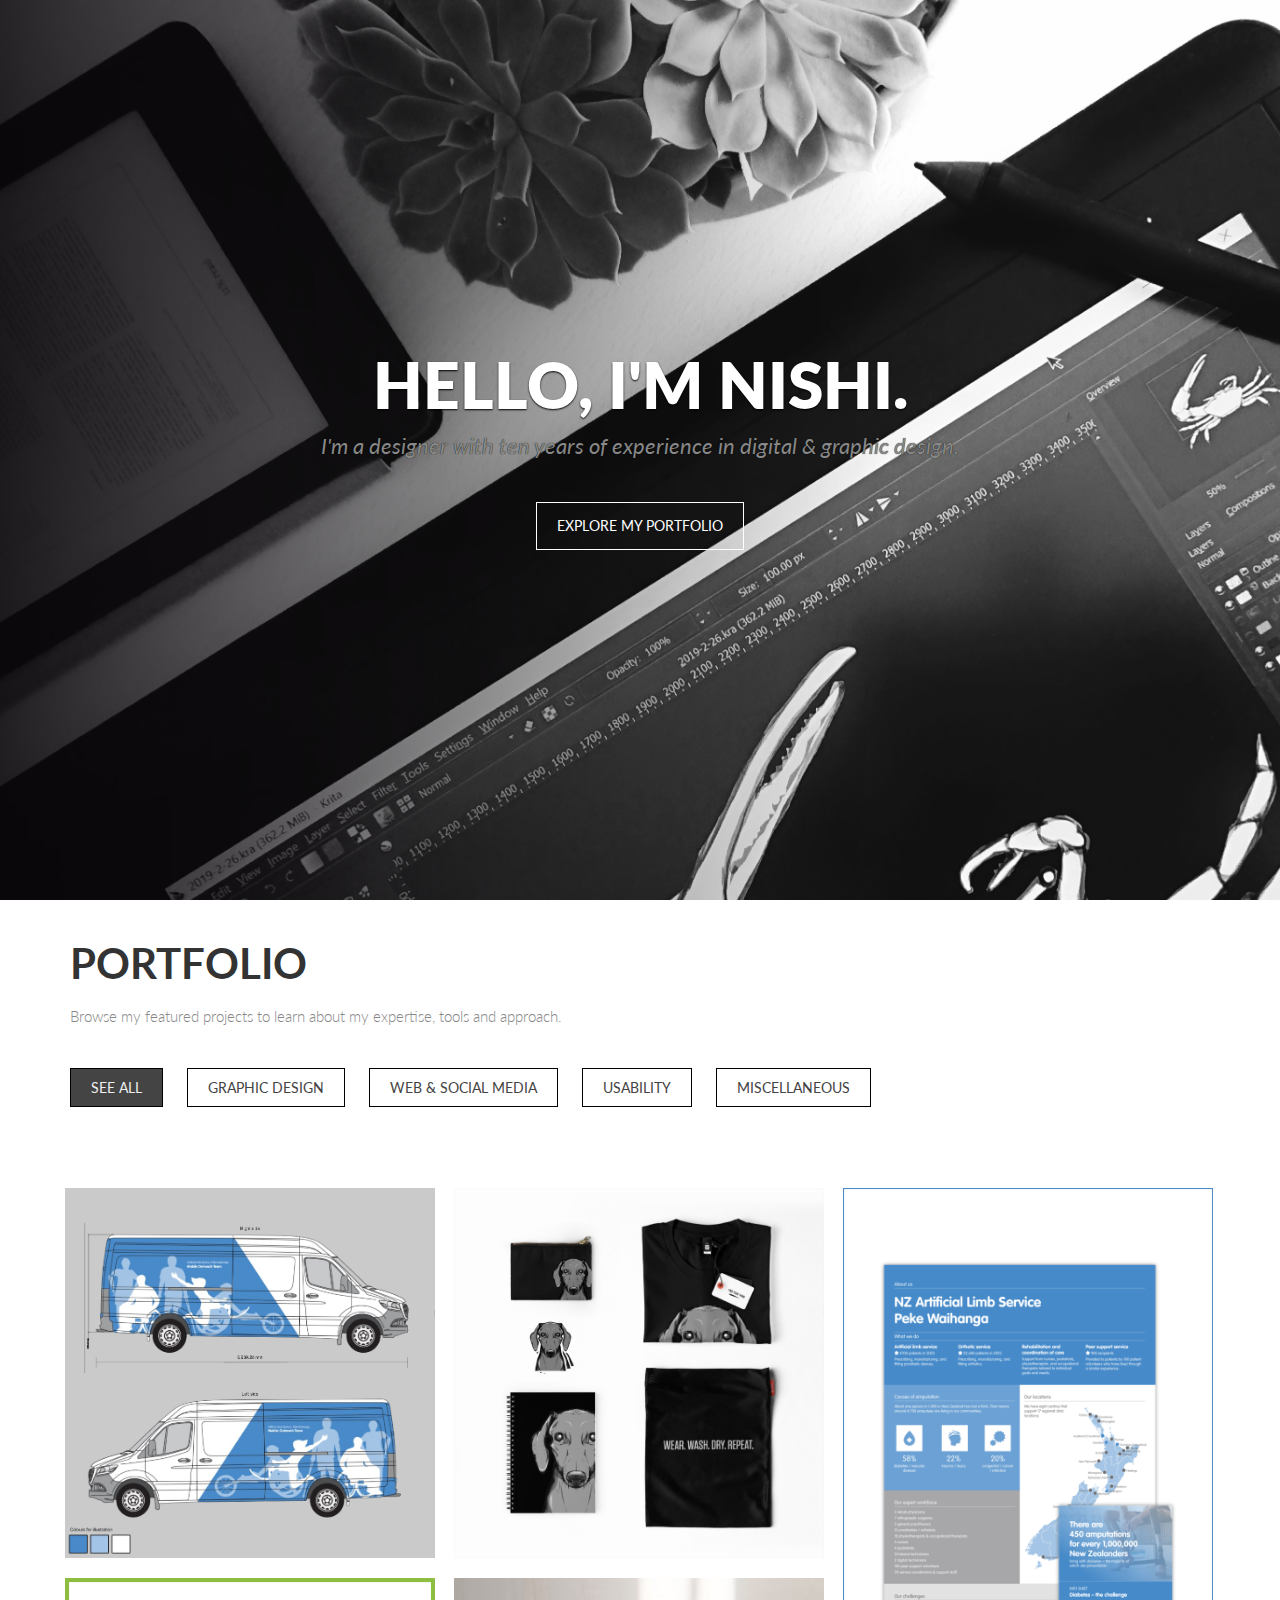
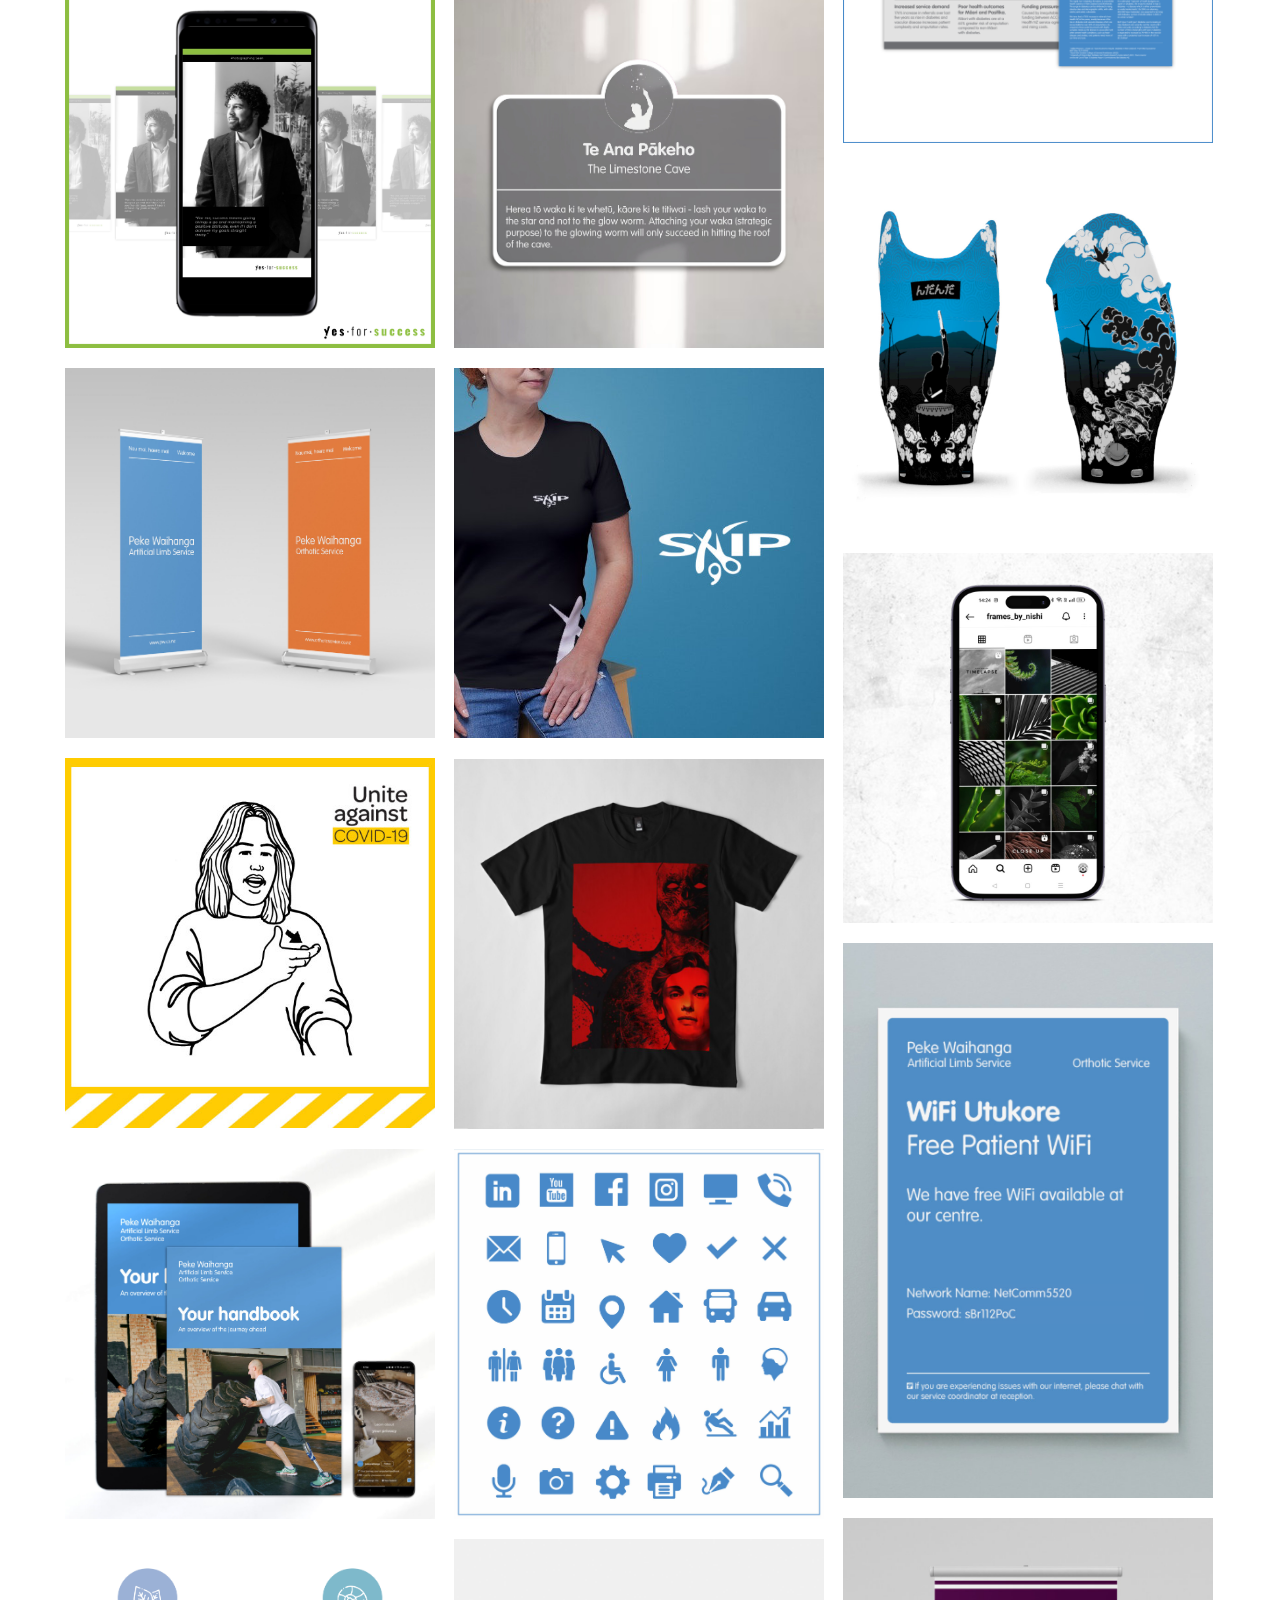
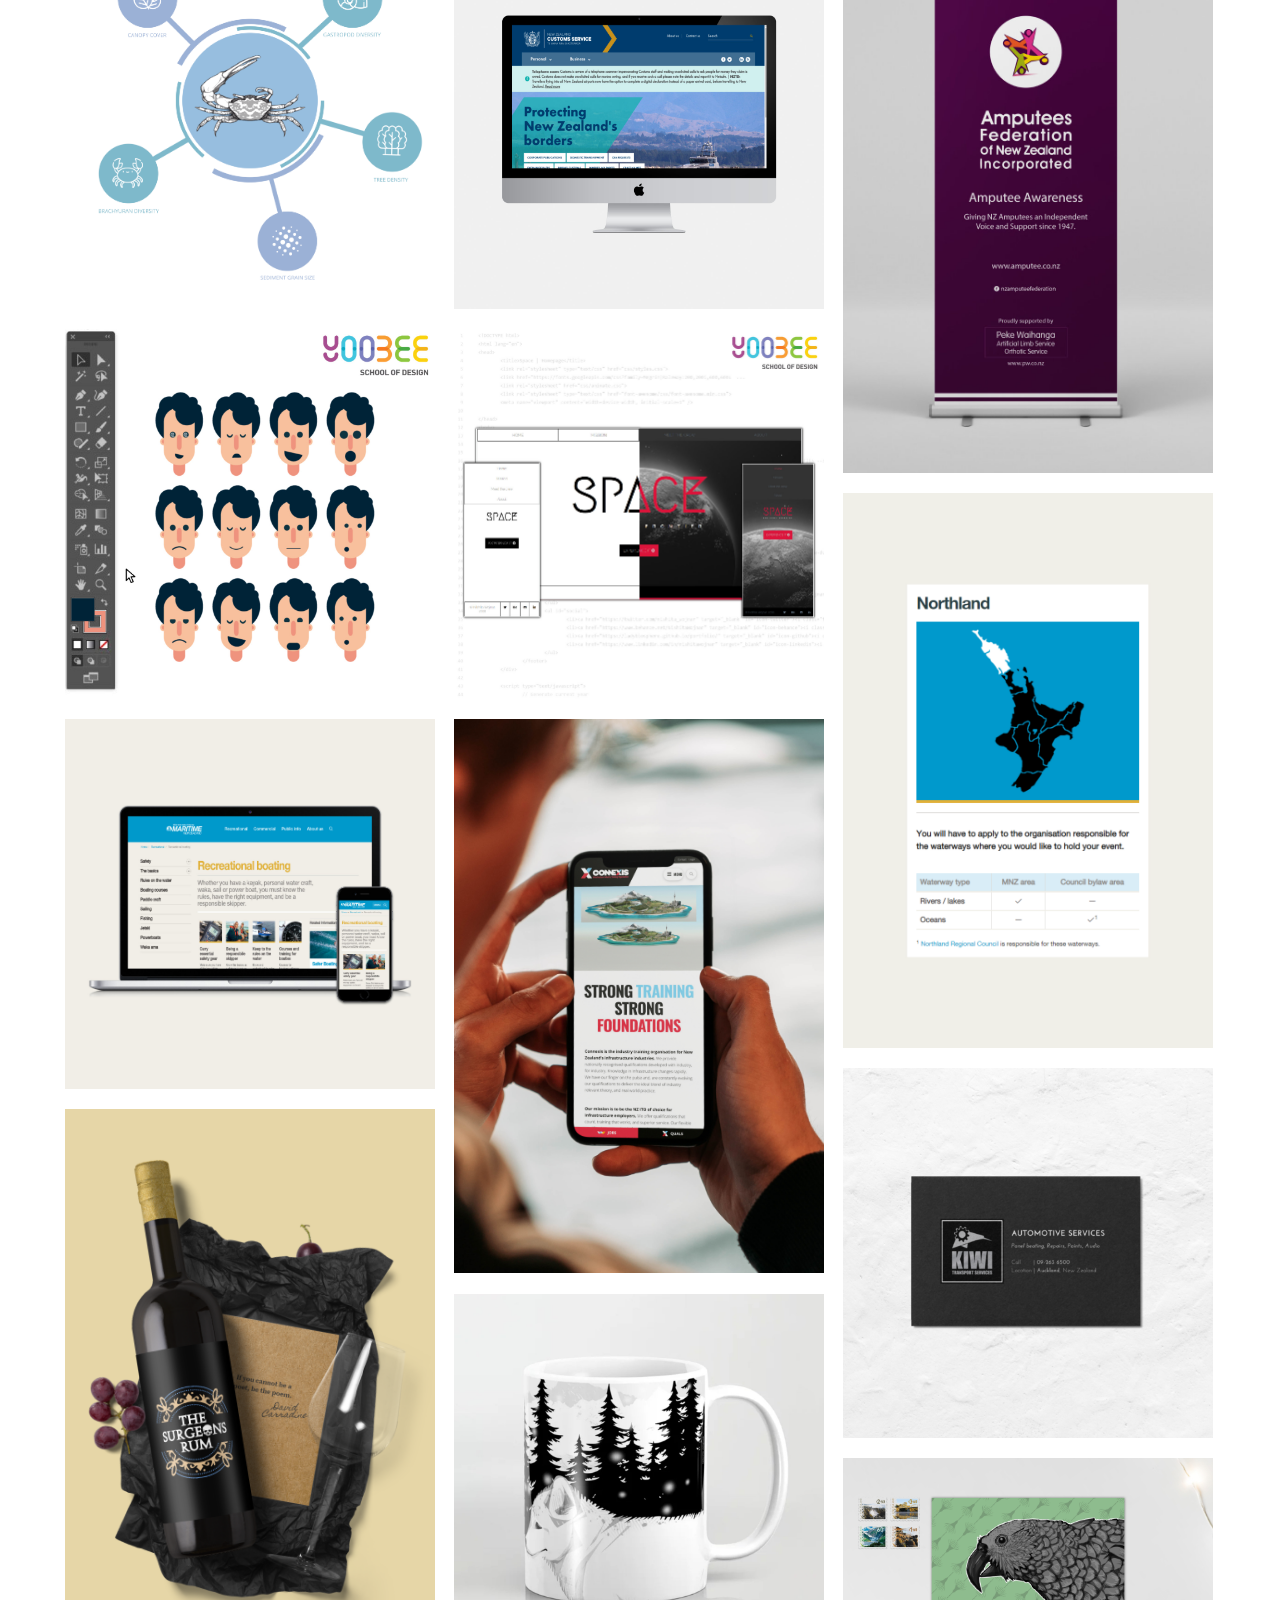
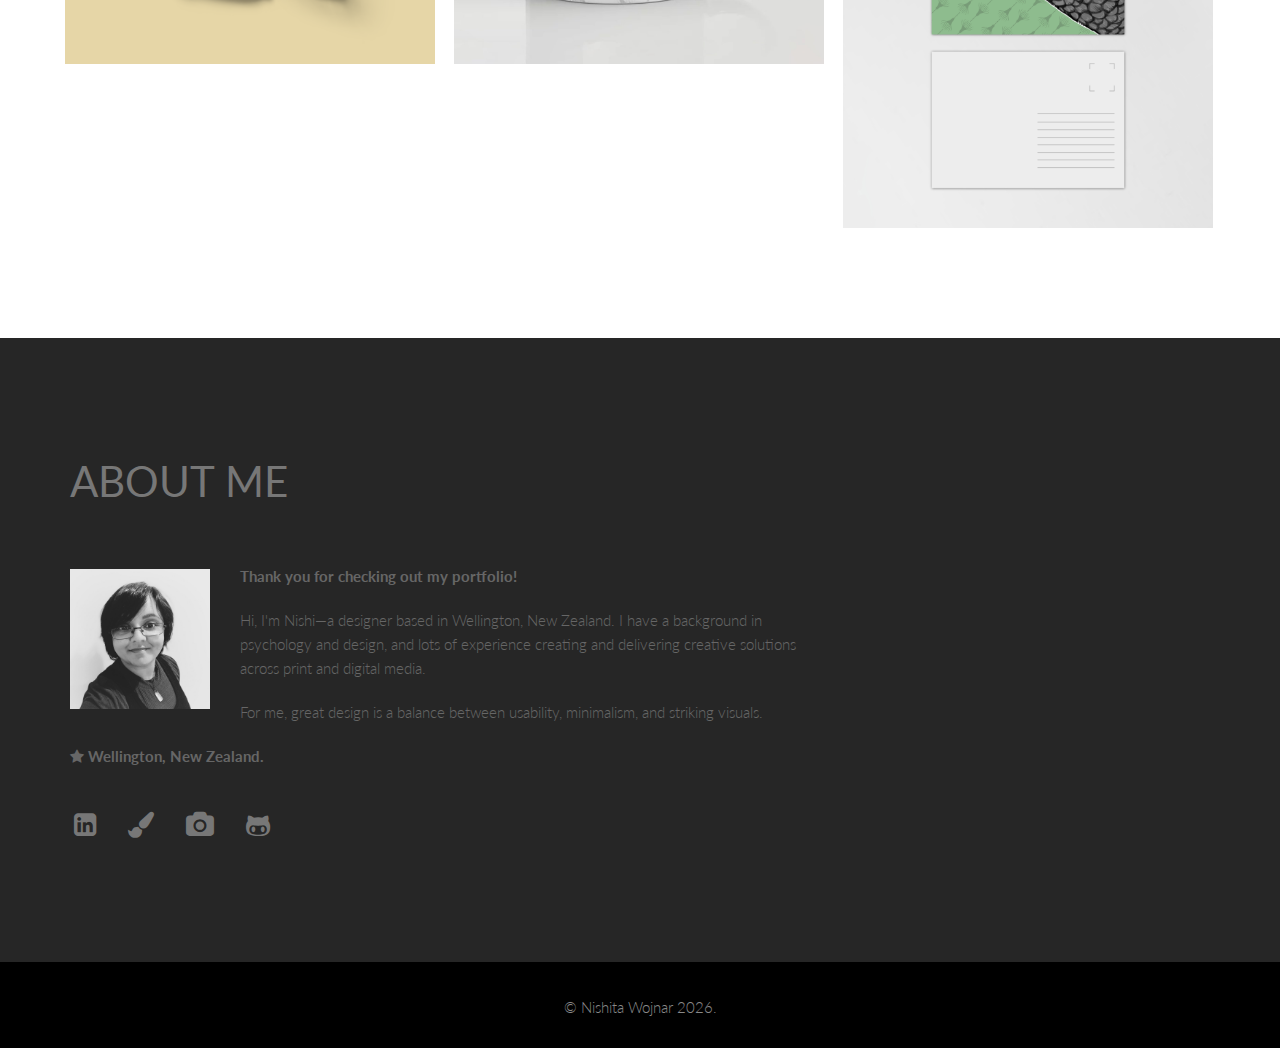
<file: index.html>
<!DOCTYPE html>
<html lang="en">
<head>
  <!-- Metas -->
  <meta charset="utf-8">
  <meta name="description" content="Welcome to the digital works of Nishita Wojnar - aspiring UI & UX Designer.">
  <meta name="keywords" content="web design, ui, ux, web development, digital illustration, freelance, wellington, new zealand">
  <meta name="author" content="Nishita Wojnar">
  <meta name="viewport" content="width=device-width, initial-scale=1">
  <!-- Browser Tab -->
  <link rel="apple-touch-icon" sizes="180x180" href="img/icons/apple-touch-icon.png">
  <link rel="icon" type="image/png" sizes="32x32" href="img/icons/favicon-32x32.png">
  <link rel="icon" type="image/png" sizes="16x16" href="img/icons/favicon-16x16.png">
  <link rel="manifest" href="img/icons/site.webmanifest">
  <title>Portfolio | Nishita Wojnar - Designer</title>
  <!-- Bootstrap -->
  <link rel="stylesheet" type="text/css"  href="css/bootstrap.css">
  <link rel="stylesheet" type="text/css" href="fonts/font-awesome/css/font-awesome.css">
  <!-- Styles -->
  <link rel="stylesheet" type="text/css"  href="css/style.css">
  <link rel="stylesheet" type="text/css" href="css/nivo-lightbox/nivo-lightbox.css">
  <link rel="stylesheet" type="text/css" href="css/nivo-lightbox/default.css">
  <link href="https://fonts.googleapis.com/css?family=Lato:100,300,400,700,800,900" rel="stylesheet">
</head>
<body>
<!-- Header -->
<header id="header">
  <div class="intro">
    <div class="overlay">
      <div class="container">
        <div class="row">
          <div class="col-xs-12">
            <div class="intro-text">
              <h1><span class="wordy">Hello, </span>I'm Nishi.</h1>
              <p class="case-subtitle">I'm a designer with ten years of experience in digital &amp; graphic design.</p>
              <a href="#portfolio" class="btn btn-custom btn-lg page-scroll">Explore my Portfolio</a> </div>
          </div>
        </div>
      </div>
    </div>
  </div>
</header>
<!-- Portfolio Section -->
<div id="portfolio">
  <div class="container">
    <div class="section-title">
      <h2>Portfolio</h2>
      <p>Browse my featured projects to learn about my expertise, tools and approach.</p>
    </div>
    <div class="categories">
      <ul class="cat">
        <li>
          <ol class="type">
            <li><a href="#" data-filter="*" class="active" title="Select to apply this filter.">See all</a></li>
            <li><a href="#" data-filter=".graphic" title="Select to apply this filter.">Graphic Design</a></li>
            <li><a href="#" data-filter=".digital" title="Select to apply this filter.">Web &amp; Social Media</a></li>
            <li><a href="#" data-filter=".user" title="Select to apply this filter.">Usability</a></li>
            <li><a href="#" data-filter=".misc" title="Select to apply this filter.">Miscellaneous</a></li>
          </ol>
        </li>
      </ul>
    </div>
    <div class="row">
      <div class="portfolio-items">
        <!-- New Work -->
        <div class="col-sm-6 col-md-4 misc graphic">
          <div class="portfolio-item">
            <div class="hover-bg"> <a href="img/portfolio/peke-waihanga/case-cover-7.jpg" title="Details unavailable at this time." data-lightbox-gallery="gallery1">
              <div class="hover-text">
                <div class="overlay-caption">
                  <div class="overlay-content">
                    <h4>Peke Waihanga</h4>
                    <p>Vehicle Branding</p>
                  </div>
                </div>
              </div>
              <img src="img/portfolio/peke-waihanga/case-cover-7.jpg" class="img-responsive" alt="#"> </a> </div>
          </div>
        </div>
        <div class="col-sm-6 col-md-4 misc">
          <div class="portfolio-item">
            <div class="hover-bg"> <a href="img/portfolio/made-by-nishi/case-cover-2.jpg" title="Details unavailable at this time." data-lightbox-gallery="gallery1">
              <div class="hover-text">
                <div class="overlay-caption">
                  <div class="overlay-content">
                    <h4>Made by Nishi</h4>
                    <p>Illustrations &amp; Merchandise</p>
                  </div>
                </div>
              </div>
              <img src="img/portfolio/made-by-nishi/case-cover-2.jpg" class="img-responsive" alt="#"> </a> </div>
          </div>
        </div>
        <div class="col-sm-6 col-md-4 graphic">
          <div class="portfolio-item">
            <div class="hover-bg"> <a href="img/portfolio/peke-waihanga/case-cover-6.jpg" title="Details unavailable at this time." data-lightbox-gallery="gallery1">
              <div class="hover-text">
                <div class="overlay-caption">
                  <div class="overlay-content">
                    <h4>Peke Waihanga</h4>
                    <p>Educational Posters &amp; Flyers</p>
                  </div>
                </div>
              </div>
              <img src="img/portfolio/peke-waihanga/case-cover-6.jpg" class="img-responsive" alt="#"> </a> </div>
          </div>
        </div>
        <div class="col-sm-6 col-md-4 digital misc">
          <div class="portfolio-item">
            <div class="hover-bg"> <a href="img/portfolio/yes-for-success/case-cover-1.jpg" title="Details unavailable at this time." data-lightbox-gallery="gallery1">
              <div class="hover-text">
                <div class="overlay-caption">
                  <div class="overlay-content">
                    <h4>Yes for Success</h4>
                    <p>Photography &amp; Social Media Templates</p>
                  </div>
                </div>
              </div>
              <img src="img/portfolio/yes-for-success/case-cover-1.jpg" class="img-responsive" alt="#"> </a> </div>
          </div>
        </div>
        <div class="col-sm-6 col-md-4 graphic">
          <div class="portfolio-item">
            <div class="hover-bg"> <a href="img/portfolio/peke-waihanga/case-cover-3.jpg" title="Details unavailable at this time." data-lightbox-gallery="gallery1">
              <div class="hover-text">
                <div class="overlay-caption">
                  <div class="overlay-content">
                    <h4>Peke Waihanga</h4>
                    <p>Bilingual Wayfinding Signage</p>
                  </div>
                </div>
              </div>
              <img src="img/portfolio/peke-waihanga/case-cover-3.jpg" class="img-responsive" alt="#"> </a> </div>
          </div>
        </div>
        <div class="col-sm-6 col-md-4 misc">
          <div class="portfolio-item">
            <div class="hover-bg"> <a href="img/portfolio/bryson/case-cover.jpg" title="Details unavailable at this time." data-lightbox-gallery="gallery1">
              <div class="hover-text">
                <div class="overlay-caption">
                  <div class="overlay-content">
                    <h4>Matthew Bryson</h4>
                    <p>Illustration</p>
                  </div>
                </div>
              </div>
              <img src="img/portfolio/bryson/case-cover.jpg" class="img-responsive" alt="#"> </a> </div>
          </div>
        </div>
        <div class="col-sm-6 col-md-4 graphic">
          <div class="portfolio-item">
            <div class="hover-bg"> <a href="img/portfolio/peke-waihanga/case-cover-1.jpg" title="Details unavailable at this time." data-lightbox-gallery="gallery1">
              <div class="hover-text">
                <div class="overlay-caption">
                  <div class="overlay-content">
                    <h4>Peke Waihanga</h4>
                    <p>Event Banners</p>
                  </div>
                </div>
              </div>
              <img src="img/portfolio/peke-waihanga/case-cover-1.jpg" class="img-responsive" alt="#"> </a> </div>
          </div>
        </div>
        <div class="col-sm-6 col-md-4 misc">
          <div class="portfolio-item">
            <div class="hover-bg"> <a href="img/portfolio/snip/case-cover.jpg" title="Details unavailable at this time." data-lightbox-gallery="gallery1">
              <div class="hover-text">
                <div class="overlay-caption">
                  <div class="overlay-content">
                    <h4>Snip Salons</h4>
                    <p>Uniform Design</p>
                  </div>
                </div>
              </div>
              <img src="img/portfolio/snip/case-cover.jpg" class="img-responsive" alt="#"> </a> </div>
          </div>
        </div>
        <div class="col-sm-6 col-md-4 digital misc">
          <div class="portfolio-item">
            <div class="hover-bg"> <a href="img/portfolio/macroscopic-tales/case-cover.jpg" title="Details unavailable at this time." data-lightbox-gallery="gallery1">
              <div class="hover-text">
                <div class="overlay-caption">
                  <div class="overlay-content">
                    <h4>Frames By Nishi</h4>
                    <p>Social Media &amp; Photography</p>
                  </div>
                </div>
              </div>
              <img src="img/portfolio/macroscopic-tales/case-cover-3.jpg" class="img-responsive" alt="Photography for a nature series."> </a> </div>
          </div>
        </div>
        <div class="col-sm-6 col-md-4 graphic user">
          <div class="portfolio-item">
            <div class="hover-bg"> <a href="img/portfolio/ccdhb/case-cover.jpg" title="Details unavailable at this time." data-lightbox-gallery="gallery1">
              <div class="hover-text">
                <div class="overlay-caption">
                  <div class="overlay-content">
                    <h4>Capital & Coast District Health Board</h4>
                    <p>Accessible Resources &amp; Signage</p>
                  </div>
                </div>
              </div>
              <img src="img/portfolio/ccdhb/case-cover.jpg" class="img-responsive" alt="#"> </a> </div>
          </div>
        </div>
        <div class="col-sm-6 col-md-4 misc">
          <div class="portfolio-item">
            <div class="hover-bg"> <a href="img/portfolio/stranger-things/case-cover-2.jpg" title="Details unavailable at this time." data-lightbox-gallery="gallery1">
              <div class="hover-text">
                <div class="overlay-caption">
                  <div class="overlay-content">
                    <h4>Stranger Things</h4>
                    <p>Illustrations &amp; Merchandise</p>
                  </div>
                </div>
              </div>
              <img src="img/portfolio/stranger-things/case-cover-2.jpg" class="img-responsive" alt="#"> </a> </div>
          </div>
        </div>
        <div class="col-sm-6 col-md-4 graphic user">
          <div class="portfolio-item">
            <div class="hover-bg"> <a href="img/portfolio/peke-waihanga/case-cover-2.jpg" title="Details unavailable at this time." data-lightbox-gallery="gallery1">
              <div class="hover-text">
                <div class="overlay-caption">
                  <div class="overlay-content">
                    <h4>Peke Waihanga</h4>
                    <p>Accessible Stationery</p>
                  </div>
                </div>
              </div>
              <img src="img/portfolio/peke-waihanga/case-cover-2.jpg" class="img-responsive" alt="#"> </a> </div>
          </div>
        </div>
        <div class="col-sm-6 col-md-4 graphic digital user">
          <div class="portfolio-item">
            <div class="hover-bg"> <a href="img/portfolio/peke-waihanga/case-cover-4.jpg" title="Details unavailable at this time." data-lightbox-gallery="gallery1">
              <div class="hover-text">
                <div class="overlay-caption">
                  <div class="overlay-content">
                    <h4>Peke Waihanga</h4>
                    <p>Patient Resources</p>
                  </div>
                </div>
              </div>
              <img src="img/portfolio/peke-waihanga/case-cover-4.jpg" class="img-responsive" alt="#"> </a> </div>
          </div>
        </div>
        <div class="col-sm-6 col-md-4 digital user">
          <div class="portfolio-item">
            <div class="hover-bg"> <a href="img/portfolio/peke-waihanga/case-cover-5.jpg" title="Details unavailable at this time." data-lightbox-gallery="gallery1">
              <div class="hover-text">
                <div class="overlay-caption">
                  <div class="overlay-content">
                    <h4>Peke Waihanga</h4>
                    <p>Intranet UI Design</p>
                  </div>
                </div>
              </div>
              <img src="img/portfolio/peke-waihanga/case-cover-5.jpg" class="img-responsive" alt="Web design and consultation for Connexis."> </a> </div>
          </div>
        </div>
        <div class="col-sm-6 col-md-4 graphic user">
          <div class="portfolio-item">
            <div class="hover-bg"> <a href="img/portfolio/amputees-federation/case-cover.jpg" title="Details unavailable at this time." data-lightbox-gallery="gallery1">
              <div class="hover-text">
                <div class="overlay-caption">
                  <div class="overlay-content">
                    <h4>Amputees Federation of New Zealand</h4>
                    <p>Accessible Event Banners</p>
                  </div>
                </div>
              </div>
              <img src="img/portfolio/amputees-federation/case-cover.jpg" class="img-responsive" alt="#"> </a> </div>
          </div>
        </div>
        <!-- Old Work -->
        <div class="col-sm-6 col-md-4 graphic misc">
          <div class="portfolio-item">
            <div class="hover-bg"> <a href="pgs/illustrated-research.html" title="Learn more about this project." data-lightbox-gallery="gallery1"> 
              <div class="hover-text">
                <div class="overlay-caption">
                  <div class="overlay-content">
                    <h4>Illustrated Research</h4>
                    <p>Illustrations &amp; Infographics</p>
                  </div>
                </div>
              </div>
              <img src="img/portfolio/illustrated-research/case-cover.png" class="img-responsive" alt="Infographics for Illustrated Research (science magazine)."> </a> </div>
          </div>
        </div>
        <div class="col-sm-6 col-md-4 digital user">
          <div class="portfolio-item">
            <div class="hover-bg"> <a href="pgs/customs.html" title="Learn more about this project." data-lightbox-gallery="gallery1">
              <div class="hover-text">
                <div class="overlay-caption">
                  <div class="overlay-content">
                    <h4>New Zealand Customs Service</h4>
                    <p>Website UX Design</p>
                  </div>
                </div>
              </div>
              <img src="img/portfolio/customs/case-cover.jpg" class="img-responsive" alt="Content design and testing for NZ Customs Service"> </a> </div>
          </div>
        </div>
        <div class="col-sm-6 col-md-4 graphic">
          <div class="portfolio-item">
            <div class="hover-bg"> <a href="img/portfolio/yoobee/case-cover-3.jpg" title="Details unavailable at this time." data-lightbox-gallery="gallery1">
              <div class="hover-text">
                <div class="overlay-caption">
                  <div class="overlay-content">
                    <h4>Yoobee School of Design</h4>
                    <p>Graphic Design Tutor</p>
                  </div>
                </div>
              </div>
              <img src="img/portfolio/yoobee/case-cover-3.jpg" class="img-responsive" alt="Presenting a design workshop"> </a> </div>
          </div>
        </div>
        <div class="col-sm-6 col-md-4 graphic digital user">
          <div class="portfolio-item">
            <div class="hover-bg"> <a href="img/portfolio/yoobee/case-cover-2.jpg" title="Details unavailable at this time." data-lightbox-gallery="gallery1">
              <div class="hover-text">
                <div class="overlay-caption">
                  <div class="overlay-content">
                    <h4>Yoobee School of Design</h4>
                    <p>Web Design &amp; Development Tutor</p>
                  </div>
                </div>
              </div>
              <img src="img/portfolio/yoobee/case-cover-2.jpg" class="img-responsive" alt="Teaching web and design classes at Yoobee School of Design."> </a> </div>
          </div>
        </div>
        <div class="col-sm-6 col-md-4 digital user">
          <div class="portfolio-item">
            <div class="hover-bg"> <a href="img/portfolio/mnz/case-cover-2.png" title="Details unavailable at this time." data-lightbox-gallery="gallery1">
              <div class="hover-text">
                <div class="overlay-caption">
                  <div class="overlay-content">
                    <h4>Maritime New Zealand</h4>
                    <p>Accessible Infographics</p>
                  </div>
                </div>
              </div>
              <img src="img/portfolio/mnz/case-cover-2.png" class="img-responsive" alt="information design for Maritime New Zealand."> </a> </div>
          </div>
        </div>
        <div class="col-sm-6 col-md-4 digital user">
          <div class="portfolio-item">
            <div class="hover-bg"> <a href="img/portfolio/mnz/case-cover-1.jpg" title="Details unavailable at this time." data-lightbox-gallery="gallery1">
              <div class="hover-text">
                <div class="overlay-caption">
                  <div class="overlay-content">
                    <h4>Maritime New Zealand</h4>
                    <p>Website UI &amp; UX Design</p>
                  </div>
                </div>
              </div>
              <img src="img/portfolio/mnz/case-cover-1.jpg" class="img-responsive" alt="Website design and development for Maritime New Zealand."> </a> </div>
          </div>
        </div>
        <div class="col-sm-6 col-md-4 digital">
          <div class="portfolio-item">
            <div class="hover-bg"> <a href="img/portfolio/connexis/case-cover.png" title="Details unavailable at this time." data-lightbox-gallery="gallery1">
              <div class="hover-text">
                <div class="overlay-caption">
                  <div class="overlay-content">
                    <h4>Connexis</h4>
                    <p>Website UI design</p>
                  </div>
                </div>
              </div>
              <img src="img/portfolio/connexis/case-cover.png" class="img-responsive" alt="Web design and consultation for Connexis."> </a> </div>
          </div>
        </div>
        <div class="col-sm-6 col-md-4 graphic">
          <div class="portfolio-item">
            <div class="hover-bg"> <a href="img/portfolio/kiwi-transport-services/case-cover.jpeg" title="Details unavailable at this time." data-lightbox-gallery="gallery1">
              <div class="hover-text">
                <div class="overlay-caption">
                  <div class="overlay-content">
                    <h4>Kiwi Transport Services</h4>
                    <p>Branding</p>
                  </div>
                </div>
              </div>
              <img src="img/portfolio/kiwi-transport-services/case-cover.jpeg" class="img-responsive" alt="Logo Design for Kiwi Transport Services."> </a> </div>
          </div>
        </div>
        <div class="col-sm-6 col-md-4 graphic">
          <div class="portfolio-item">
            <div class="hover-bg"> <a href="pgs/the-surgeons-rum.html" title="Learn more about this project." data-lightbox-gallery="gallery1">
              <div class="hover-text">
                <div class="overlay-caption">
                  <div class="overlay-content">
                    <h4>The Surgeons Rum</h4>
                    <p>Branding</p>
                  </div>
                </div>
              </div>
              <img src="img/portfolio/surgeons-rum/case-cover.png" class="img-responsive" alt="Logo Design for The Surgeons Rum."> </a> </div>
          </div>
        </div>
        <div class="col-sm-6 col-md-4 misc">
          <div class="portfolio-item">
            <div class="hover-bg"> <a href="img/portfolio/made-by-nishi/case-cover.jpg" title="Details unavailable at this time." data-lightbox-gallery="gallery1">
              <div class="hover-text">
                <div class="overlay-caption">
                  <div class="overlay-content">
                    <h4>Made By Nishi</h4>
                    <p>Illustrations &amp; Merchandise</p>
                  </div>
                </div>
              </div>
              <img src="img/portfolio/made-by-nishi/case-cover.jpg" class="img-responsive" alt="My personal art project"> </a> </div>
          </div>
        </div>
        <div class="col-sm-6 col-md-4 graphic">
          <div class="portfolio-item">
            <div class="hover-bg"> <a href="img/portfolio/the-design-kids/case-cover-1.jpg" title="Details unavailable at this time." data-lightbox-gallery="gallery1">
              <div class="hover-text">
                <div class="overlay-caption">
                  <div class="overlay-content">
                    <h4>The Design Kids</h4>
                    <p>Postcards</p>
                  </div>
                </div>
              </div>
              <img src="img/portfolio/the-design-kids/case-cover-1.jpg" class="img-responsive" alt="Designing a postcard for The Design Kids"> </a> </div>
          </div>
        </div>
      </div>
    </div>
  </div>
</div>
<!-- Contact Section -->
<div id="contact">
  <div class="container">
    <h2>About Me</h2>
    <div class="col-md-8">
      <div class="section-title">
        <div class="row"> 
          <img src="img/profile/about.jpg" class="img-responsive pull-left" alt="Nishita Wojnar">
          <p><strong>Thank you for checking out my portfolio!</strong></p>
          <p>Hi, I'm Nishi—a designer based in Wellington, New Zealand. I have a background in psychology and design, and lots of experience creating and delivering creative solutions across print and digital media.</p>
          <p>For me, great design is a balance between usability, minimalism, and striking visuals.</p>
          <p><i class="fa fa-star"></i> <strong>Wellington, New Zealand.</strong></p>
          <div class="social">
            <ul>
              <li><a href="https://www.linkedin.com/in/nishitawojnar/" target="_blank" title="See my work history"><i class="fa fa-linkedin-square"></i></a></li>
              <li><a href="https://www.instagram.com/made_by_nishi/" target="_blank" title="See my artwork"><i class="fa fa-paint-brush"></i></a></li>
              <li><a href="https://www.instagram.com/frames_by_nishi/" target="_blank" title="See my photography"><i class="fa fa-camera"></i></a></li>
              <li><a href="https://github.com/LadyBiosphere" target="_blank" title="See my code projects"><i class="fa fa-github-alt"></i></a></li>
            </ul>
          </div>
        </div>
      </div>
    </div>
  </div>
</div>

<div id="footer">
  <div class="container">
    <p>&copy; Nishita Wojnar <span id="year"></span>.</p>
  </div>
</div>
<script src="js/jquery.1.11.1.js"></script> 
<script src="js/bootstrap.js"></script> 
<script src="js/nivo-lightbox.js"></script> 
<script src="js/jquery.isotope.js"></script> 
<script src="js/jqBootstrapValidation.js"></script> 
<script src="js/contact_me.js"></script> 
<script src="js/main.js"></script>
<!-- <script type="text/javascript"> -->
<script>
	new Date().getFullYear();
	document.getElementById("year").innerHTML = new Date().getFullYear();
</script>
</body>
</html>
</file>
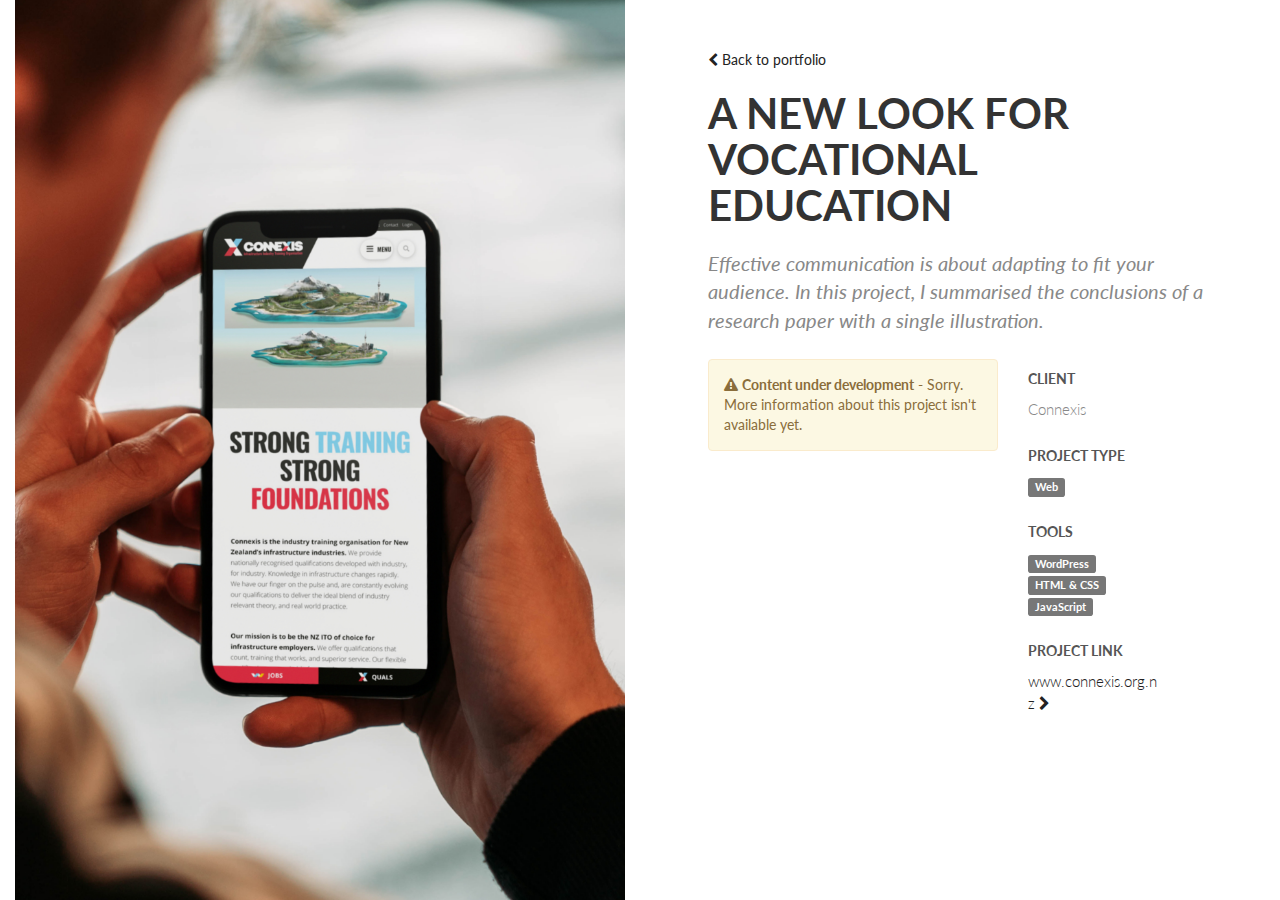
<file: pgs/connexis.html>
<!DOCTYPE html>
<html lang="en">
<head>
  <!-- Metas -->
  <meta charset="utf-8">
  <meta name="description" content="Welcome to the digital works of Nishita Wojnar - aspiring UI & UX Designer.">
  <meta name="keywords" content="web design, ui, ux, web development, digital illustration, freelance, wellington, new zealand">
  <meta name="author" content="Nishita Wojnar">
  <meta name="viewport" content="width=device-width, initial-scale=1">
  <!-- Browser Tab -->
  <link rel="apple-touch-icon" sizes="180x180" href="../img/icons/apple-touch-icon.png">
  <link rel="icon" type="image/png" sizes="32x32" href="../img/icons/favicon-32x32.png">
  <link rel="icon" type="image/png" sizes="16x16" href="../img/icons/favicon-16x16.png">
  <link rel="manifest" href="../img/icons/site.webmanifest">
  <title>Connexis | Nishita Wojnar</title>
  <!-- Bootstrap -->
  <link rel="stylesheet" type="text/css"  href="../css/bootstrap.css">
  <link rel="stylesheet" type="text/css" href="../fonts/font-awesome/css/font-awesome.css">
  <!-- Styles -->
  <link rel="stylesheet" type="text/css"  href="../css/style.css">
  <link rel="stylesheet" type="text/css" href="../css/nivo-lightbox/nivo-lightbox.css">
  <link rel="stylesheet" type="text/css" href="../css/nivo-lightbox/default.css">
  <link href="https://fonts.googleapis.com/css?family=Lato:100,300,400,700,800,900" rel="stylesheet">
</head>
<body>
<!-- Case Study -->
<div id="case-study">
  <div class="container-fluid">
    <div class="row">
      <div class="col-sm-6 hidden-xs display-container">
        <img class="fit-cover" src="../img/portfolio/connexis/case-cover.png" alt="This infographic was designed to summarise an ecological research paper about South African fiddler crabs.">
      </div>
      <div class="col-md-6 case-container">
        <div class="case-file">
          <div class="row">
            <div class="col-md-10 col-md-offset-1">
              <a href="../index.html#portfolio" id="top"><i class="fa fa-chevron-left"></i> Back to portfolio</a>
              <div class="case-heading text-box">
                <h2>A new look for vocational education</h2>
                <p class="case-subtitle">Effective communication is about adapting to fit your audience. In this project, I summarised the conclusions of a research paper with a single illustration.</p>
              </div>
            </div>
          </div>
          <div class="row">
            <div class="col-md-6 col-md-offset-1">
              <div class="text-box">
                <!-- <h5>Problem</h5> -->
                <div class="alert alert-warning" role="alert"><i class="fa fa-warning"></i> <strong>Content under development</strong> - Sorry. More information about this project isn't available yet.</div>
              </div>
            </div>
            <div class="col-md-3">
              <div class="text-box">
                <h5>Client</h5>
                <p>Connexis</p>
              </div>
              <div class="text-box">
                <h5>Project type</h5>
                <p><a href="../index.html#portfolio" title="See more projects of this type"><span class="label label-default">Web</span></a></p>
              </div>
              <div class="text-box">
                <h5>Tools</h5>
                <p><span class="label label-default">WordPress</span> <span class="label label-default">HTML &amp; CSS</span> <span class="label label-default">JavaScript</span></p>
              </div>
              <div class="text-box">
                <h5>Project link</h5>
                <p><a href="https://www.connexis.org.nz/" target="_new" title="Go to website" class="case-link">www.connexis.org.nz <i class="fa fa-chevron-right"></i></a></p>
              </div>
            </div>
<!--             <div class="col-md-10 col-md-offset-1">
              <div class="text-box">
              <h5>Approach</h5>
                <p>The main conclusion of Nasreen's research was that fiddler crabs are affected by <abbr title="non-living" class="initialism">abiotic</abbr> and <abbr title="living" class="initialism">biotic</abbr> factors. I decided on an infographic approach to summarise, but simplify, these two types of ecological factors. My goal was to show that they influence the crabs and to keep information overload to a minimum.</p>
                <p>To achieve this, I decided to omit the exact statistical details that would describe the degree to which the various factors impacted the crabs. I also opted for a mindmap format, which would let me visually relate the effect ecological components had on crab populations.</p>
              </div>
              <div class="img-container">
                <img src="../img/portfolio/illustrated-research/sketch.png" class="img-thumbnail" alt="Rough sketch." title="An initial sketch to test out ideas.">
                <img src="../img/portfolio/illustrated-research/omit.png" class="img-thumbnail" alt="Example of omitted details." title="Statistics can confuse, clutter and intimidate.">
              </div>
              <div class="text-box">
                <h5>Process</h5>
                <p>Liaising with Nasreen, I gathered several reference images representative of the fiddler crabs she studied. From there, I constructed a single fiddler crab outline and then created different 'skins' to overlay on top of my illustration.</p>
                <div class="img-container">
                  <img src="../img/portfolio/illustrated-research/skins.png" class="img-responsive" alt="Example of concept development" title="In the final design, only one of the species were used.">
                </div>
                <p>I assigned icons to the terminology used throughout the science article.</p>
                <div class="img-container">
                  <img src="../img/portfolio/illustrated-research/icons.png" class="img-responsive" alt="Example of icons and terminology." title="Icons were carefully chosen to describe their corresponding terminology.">
                </div>
                <p>To distinguish between abiotic and biotic factors, I developed a coloured graph key. I made sure that the colours were similar to each other to minimise visual distractions.</p>
                <div class="img-container">
                  <img src="../img/portfolio/illustrated-research/key.png" class="img-responsive" alt="Example of a graphical key." title="This graphical key uses colour to distinguish between categories.">
                </div>
                <p>When arranging the mindmap,  I made sure to contrast the icons and text against the background colour to maximise readability for social media and print.</p>
              </div>
              <div class="text-box">
                <h5>Outcome</h5>
                <p>Nasreen was delighted with the result, and the finished infographic featured on Instagram and in the science magazine <span class="publication"><a href="https://www.illustratedresearch.com/shop/yesterday-today-tomorrow-women-in-stem-zine" target="_new">Yesterday, Today, Tomorrow</a></span> as part of the <span class="publication">2019 Women in <abbr title="Science, technology, engineering, and mathematics" class="initialism">STEM</abbr></span> campaign.</p>
              </div>
              <div class="img-container">
                <img src="../img/portfolio/illustrated-research/outcome.png" class="img-responsive" alt="Illustrated Research: Volume 1, Issue 5." title="The infographic can be found in Volume 1, Issue 5 of Illustrated Research.">
              </div>
              <div class="case-closed">
                <a href="#top" title="Back to the top"><i class="fa fa-chevron-up"></i></a>
              </div>
            </div> -->
          </div>
        </div>
      </div>
    </div>
  </div>
</div>






<!-- <div id="footer">
  <div class="container">
    <p>&copy; Nishita Wojnar <span id="year"></span>.</p>
  </div>
</div> -->
<script src="../js/jquery.1.11.1.js"></script> 
<script src="../js/bootstrap.js"></script> 
<script src="../js/nivo-lightbox.js"></script> 
<script src="../js/jquery.isotope.js"></script> 
<script src="../js/jqBootstrapValidation.js"></script> 
<script src="../js/contact_me.js"></script> 
<script src="../js/main.js"></script>
<!-- <script type="text/javascript">
  new Date().getFullYear();
  document.getElementById("year").innerHTML = new Date().getFullYear();
</script> -->
</body>
</html>
</file>
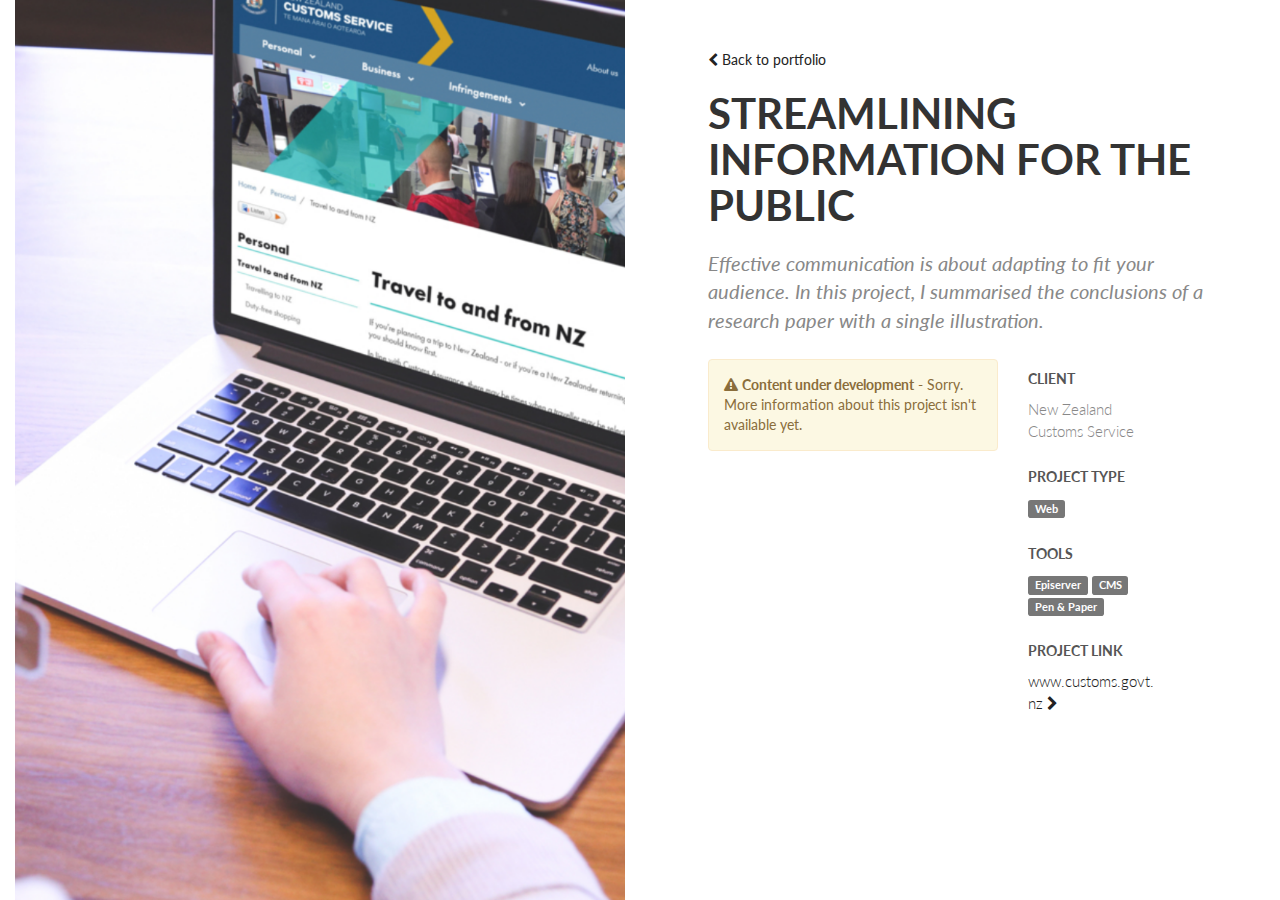
<file: pgs/customs.html>
<!DOCTYPE html>
<html lang="en">
<head>
  <!-- Metas -->
  <meta charset="utf-8">
  <meta name="description" content="Welcome to the digital works of Nishita Wojnar - aspiring UI & UX Designer.">
  <meta name="keywords" content="web design, ui, ux, web development, digital illustration, freelance, wellington, new zealand">
  <meta name="author" content="Nishita Wojnar">
  <meta name="viewport" content="width=device-width, initial-scale=1">
  <!-- Browser Tab -->
  <link rel="apple-touch-icon" sizes="180x180" href="../img/icons/apple-touch-icon.png">
  <link rel="icon" type="image/png" sizes="32x32" href="../img/icons/favicon-32x32.png">
  <link rel="icon" type="image/png" sizes="16x16" href="../img/icons/favicon-16x16.png">
  <link rel="manifest" href="../img/icons/site.webmanifest">
  <title>NZ Customs | Nishita Wojnar</title>
  <!-- Bootstrap -->
  <link rel="stylesheet" type="text/css"  href="../css/bootstrap.css">
  <link rel="stylesheet" type="text/css" href="../fonts/font-awesome/css/font-awesome.css">
  <!-- Styles -->
  <link rel="stylesheet" type="text/css"  href="../css/style.css">
  <link rel="stylesheet" type="text/css" href="../css/nivo-lightbox/nivo-lightbox.css">
  <link rel="stylesheet" type="text/css" href="../css/nivo-lightbox/default.css">
  <link href="https://fonts.googleapis.com/css?family=Lato:100,300,400,700,800,900" rel="stylesheet">
</head>
<body>
<!-- Case Study -->
<div id="case-study">
  <div class="container-fluid">
    <div class="row">
      <div class="col-sm-6 hidden-xs display-container">
        <img class="fit-cover" src="../img/portfolio/customs/case-cover.png" alt="This infographic was designed to summarise an ecological research paper about South African fiddler crabs.">
      </div>
      <div class="col-md-6 case-container">
        <div class="case-file">
          <div class="row">
            <div class="col-md-10 col-md-offset-1">
              <a href="../index.html#portfolio" id="top"><i class="fa fa-chevron-left"></i> Back to portfolio</a>
              <div class="case-heading text-box">
                <h2>Streamlining information for the public</h2>
                <p class="case-subtitle">Effective communication is about adapting to fit your audience. In this project, I summarised the conclusions of a research paper with a single illustration.</p>
              </div>
            </div>
          </div>
          <div class="row">
            <div class="col-md-6 col-md-offset-1">
              <div class="text-box">
                <!-- <h5>Problem</h5> -->
                <div class="alert alert-warning" role="alert"><i class="fa fa-warning"></i> <strong>Content under development</strong> - Sorry. More information about this project isn't available yet.</div>
              </div>
            </div>
            <div class="col-md-3">
              <div class="text-box">
                <h5>Client</h5>
                <p>New Zealand Customs Service</p>
              </div>
              <div class="text-box">
                <h5>Project type</h5>
                <p><a href="../index.html#portfolio" title="See more projects of this type"><span class="label label-default">Web</span></a></p>
              </div>
              <div class="text-box">
                <h5>Tools</h5>
                <p><span class="label label-default">Episerver</span> <span class="label label-default">CMS</span> <span class="label label-default">Pen &amp; Paper</span></p>
              </div>
              <div class="text-box">
                <h5>Project link</h5>
                <p><a href="https://www.customs.govt.nz/" target="_new" title="Go to website" class="case-link">www.customs.govt.nz <i class="fa fa-chevron-right"></i></a></p>
              </div>
            </div>
<!--             <div class="col-md-10 col-md-offset-1">
              <div class="text-box">
              <h5>Approach</h5>
                <p>The main conclusion of Nasreen's research was that fiddler crabs are affected by <abbr title="non-living" class="initialism">abiotic</abbr> and <abbr title="living" class="initialism">biotic</abbr> factors. I decided on an infographic approach to summarise, but simplify, these two types of ecological factors. My goal was to show that they influence the crabs and to keep information overload to a minimum.</p>
                <p>To achieve this, I decided to omit the exact statistical details that would describe the degree to which the various factors impacted the crabs. I also opted for a mindmap format, which would let me visually relate the effect ecological components had on crab populations.</p>
              </div>
              <div class="img-container">
                <img src="../img/portfolio/illustrated-research/sketch.png" class="img-thumbnail" alt="Rough sketch." title="An initial sketch to test out ideas.">
                <img src="../img/portfolio/illustrated-research/omit.png" class="img-thumbnail" alt="Example of omitted details." title="Statistics can confuse, clutter and intimidate.">
              </div>
              <div class="text-box">
                <h5>Process</h5>
                <p>Liaising with Nasreen, I gathered several reference images representative of the fiddler crabs she studied. From there, I constructed a single fiddler crab outline and then created different 'skins' to overlay on top of my illustration.</p>
                <div class="img-container">
                  <img src="../img/portfolio/illustrated-research/skins.png" class="img-responsive" alt="Example of concept development" title="In the final design, only one of the species were used.">
                </div>
                <p>I assigned icons to the terminology used throughout the science article.</p>
                <div class="img-container">
                  <img src="../img/portfolio/illustrated-research/icons.png" class="img-responsive" alt="Example of icons and terminology." title="Icons were carefully chosen to describe their corresponding terminology.">
                </div>
                <p>To distinguish between abiotic and biotic factors, I developed a coloured graph key. I made sure that the colours were similar to each other to minimise visual distractions.</p>
                <div class="img-container">
                  <img src="../img/portfolio/illustrated-research/key.png" class="img-responsive" alt="Example of a graphical key." title="This graphical key uses colour to distinguish between categories.">
                </div>
                <p>When arranging the mindmap,  I made sure to contrast the icons and text against the background colour to maximise readability for social media and print.</p>
              </div>
              <div class="text-box">
                <h5>Outcome</h5>
                <p>Nasreen was delighted with the result, and the finished infographic featured on Instagram and in the science magazine <span class="publication"><a href="https://www.illustratedresearch.com/shop/yesterday-today-tomorrow-women-in-stem-zine" target="_new">Yesterday, Today, Tomorrow</a></span> as part of the <span class="publication">2019 Women in <abbr title="Science, technology, engineering, and mathematics" class="initialism">STEM</abbr></span> campaign.</p>
              </div>
              <div class="img-container">
                <img src="../img/portfolio/illustrated-research/outcome.png" class="img-responsive" alt="Illustrated Research: Volume 1, Issue 5." title="The infographic can be found in Volume 1, Issue 5 of Illustrated Research.">
              </div>
              <div class="case-closed">
                <a href="#top" title="Back to the top"><i class="fa fa-chevron-up"></i></a>
              </div>
            </div> -->
          </div>
        </div>
      </div>
    </div>
  </div>
</div>






<!-- <div id="footer">
  <div class="container">
    <p>&copy; Nishita Wojnar <span id="year"></span>.</p>
  </div>
</div> -->
<script src="../js/jquery.1.11.1.js"></script> 
<script src="../js/bootstrap.js"></script> 
<script src="../js/nivo-lightbox.js"></script> 
<script src="../js/jquery.isotope.js"></script> 
<script src="../js/jqBootstrapValidation.js"></script> 
<script src="../js/contact_me.js"></script> 
<script src="../js/main.js"></script>
<!-- <script type="text/javascript">
  new Date().getFullYear();
  document.getElementById("year").innerHTML = new Date().getFullYear();
</script> -->
</body>
</html>
</file>
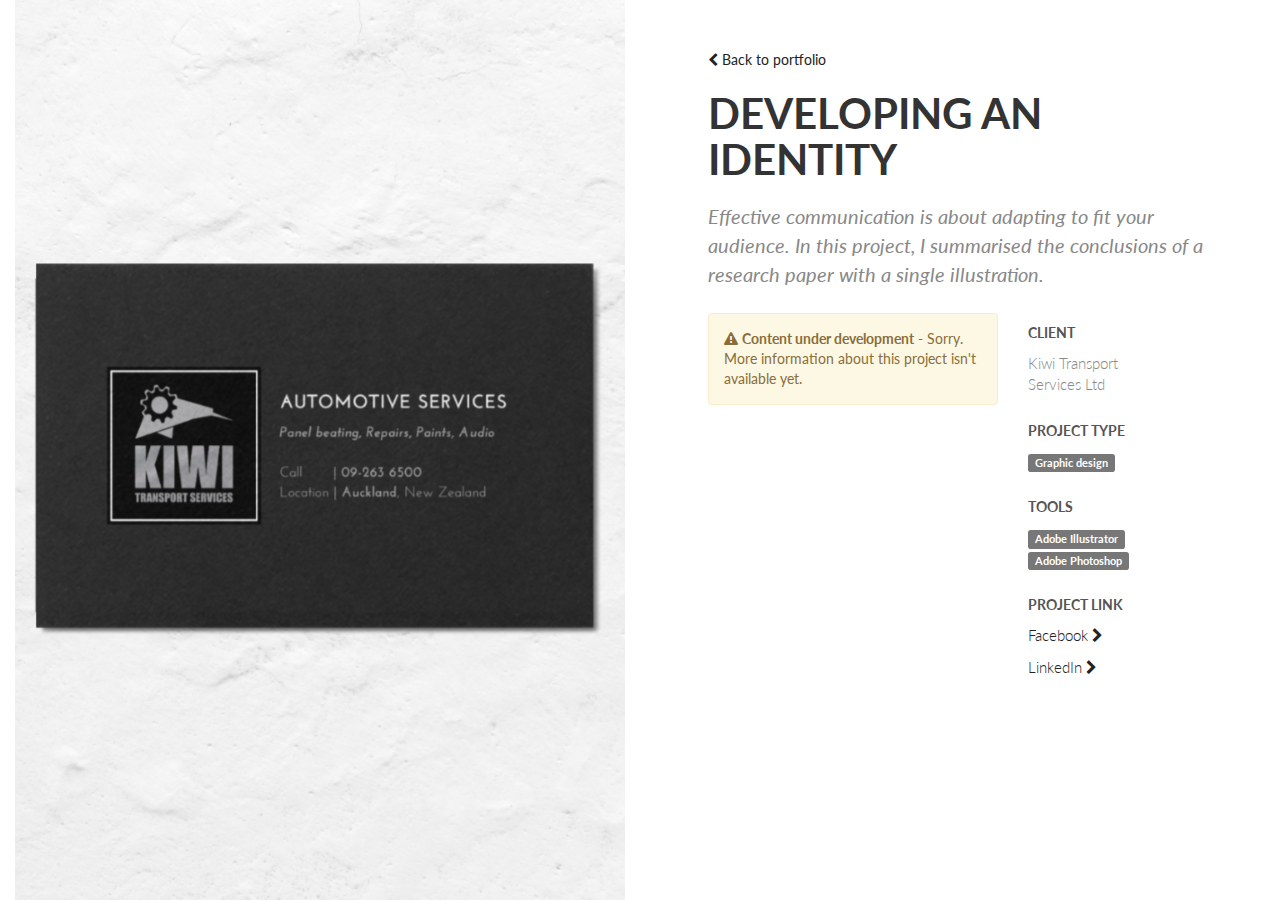
<file: pgs/kiwi-transport-services.html>
<!DOCTYPE html>
<html lang="en">
<head>
  <!-- Metas -->
  <meta charset="utf-8">
  <meta name="description" content="Welcome to the digital works of Nishita Wojnar - aspiring UI & UX Designer.">
  <meta name="keywords" content="web design, ui, ux, web development, digital illustration, freelance, wellington, new zealand">
  <meta name="author" content="Nishita Wojnar">
  <meta name="viewport" content="width=device-width, initial-scale=1">
  <!-- Browser Tab -->
  <link rel="apple-touch-icon" sizes="180x180" href="../img/icons/apple-touch-icon.png">
  <link rel="icon" type="image/png" sizes="32x32" href="../img/icons/favicon-32x32.png">
  <link rel="icon" type="image/png" sizes="16x16" href="../img/icons/favicon-16x16.png">
  <link rel="manifest" href="../img/icons/site.webmanifest">
  <title>Kiwi Transport Services | Nishita Wojnar</title>
  <!-- Bootstrap -->
  <link rel="stylesheet" type="text/css"  href="../css/bootstrap.css">
  <link rel="stylesheet" type="text/css" href="../fonts/font-awesome/css/font-awesome.css">
  <!-- Styles -->
  <link rel="stylesheet" type="text/css"  href="../css/style.css">
  <link rel="stylesheet" type="text/css" href="../css/nivo-lightbox/nivo-lightbox.css">
  <link rel="stylesheet" type="text/css" href="../css/nivo-lightbox/default.css">
  <link href="https://fonts.googleapis.com/css?family=Lato:100,300,400,700,800,900" rel="stylesheet">
</head>
<body>
<!-- Case Study -->
<div id="case-study">
  <div class="container-fluid">
    <div class="row">
      <div class="col-sm-6 hidden-xs display-container">
        <img class="fit-cover" src="../img/portfolio/kiwi-transport-services/case-cover.jpeg" alt="This infographic was designed to summarise an ecological research paper about South African fiddler crabs.">
      </div>
      <div class="col-md-6 case-container">
        <div class="case-file">
          <div class="row">
            <div class="col-md-10 col-md-offset-1">
              <a href="../index.html#portfolio" id="top"><i class="fa fa-chevron-left"></i> Back to portfolio</a>
              <div class="case-heading text-box">
                <h2>Developing an identity</h2>
                <p class="case-subtitle">Effective communication is about adapting to fit your audience. In this project, I summarised the conclusions of a research paper with a single illustration.</p>
              </div>
            </div>
          </div>
          <div class="row">
            <div class="col-md-6 col-md-offset-1">
              <div class="text-box">
                <!-- <h5>Problem</h5> -->
                <div class="alert alert-warning" role="alert"><i class="fa fa-warning"></i> <strong>Content under development</strong> - Sorry. More information about this project isn't available yet.</div>
              </div>
            </div>
            <div class="col-md-3">
              <div class="text-box">
                <h5>Client</h5>
                <p>Kiwi Transport Services Ltd</p>
              </div>
              <div class="text-box">
                <h5>Project type</h5>
                <p><a href="../index.html#portfolio" title="See more projects of this type"><span class="label label-default">Graphic design</span></a></p>
              </div>
              <div class="text-box">
                <h5>Tools</h5>
                <p><span class="label label-default">Adobe Illustrator</span> <span class="label label-default">Adobe Photoshop</span></p>
              </div>
              <div class="text-box">
                <h5>Project link</h5>
                <p><a href="https://www.facebook.com/Kiwitransportservices/" target="_new" title="Go to website" class="case-link">Facebook <i class="fa fa-chevron-right"></i></a></p>
                <p><a href="https://www.linkedin.com/company/kiwi-transport-services-limited/" target="_new" title="Go to website" class="case-link">LinkedIn <i class="fa fa-chevron-right"></i></a></p>
              </div>
            </div>
<!--             <div class="col-md-10 col-md-offset-1">
              <div class="text-box">
              <h5>Approach</h5>
                <p>The main conclusion of Nasreen's research was that fiddler crabs are affected by <abbr title="non-living" class="initialism">abiotic</abbr> and <abbr title="living" class="initialism">biotic</abbr> factors. I decided on an infographic approach to summarise, but simplify, these two types of ecological factors. My goal was to show that they influence the crabs and to keep information overload to a minimum.</p>
                <p>To achieve this, I decided to omit the exact statistical details that would describe the degree to which the various factors impacted the crabs. I also opted for a mindmap format, which would let me visually relate the effect ecological components had on crab populations.</p>
              </div>
              <div class="img-container">
                <img src="../img/portfolio/illustrated-research/sketch.png" class="img-thumbnail" alt="Rough sketch." title="An initial sketch to test out ideas.">
                <img src="../img/portfolio/illustrated-research/omit.png" class="img-thumbnail" alt="Example of omitted details." title="Statistics can confuse, clutter and intimidate.">
              </div>
              <div class="text-box">
                <h5>Process</h5>
                <p>Liaising with Nasreen, I gathered several reference images representative of the fiddler crabs she studied. From there, I constructed a single fiddler crab outline and then created different 'skins' to overlay on top of my illustration.</p>
                <div class="img-container">
                  <img src="../img/portfolio/illustrated-research/skins.png" class="img-responsive" alt="Example of concept development" title="In the final design, only one of the species were used.">
                </div>
                <p>I assigned icons to the terminology used throughout the science article.</p>
                <div class="img-container">
                  <img src="../img/portfolio/illustrated-research/icons.png" class="img-responsive" alt="Example of icons and terminology." title="Icons were carefully chosen to describe their corresponding terminology.">
                </div>
                <p>To distinguish between abiotic and biotic factors, I developed a coloured graph key. I made sure that the colours were similar to each other to minimise visual distractions.</p>
                <div class="img-container">
                  <img src="../img/portfolio/illustrated-research/key.png" class="img-responsive" alt="Example of a graphical key." title="This graphical key uses colour to distinguish between categories.">
                </div>
                <p>When arranging the mindmap,  I made sure to contrast the icons and text against the background colour to maximise readability for social media and print.</p>
              </div>
              <div class="text-box">
                <h5>Outcome</h5>
                <p>Nasreen was delighted with the result, and the finished infographic featured on Instagram and in the science magazine <span class="publication"><a href="https://www.illustratedresearch.com/shop/yesterday-today-tomorrow-women-in-stem-zine" target="_new">Yesterday, Today, Tomorrow</a></span> as part of the <span class="publication">2019 Women in <abbr title="Science, technology, engineering, and mathematics" class="initialism">STEM</abbr></span> campaign.</p>
              </div>
              <div class="img-container">
                <img src="../img/portfolio/illustrated-research/outcome.png" class="img-responsive" alt="Illustrated Research: Volume 1, Issue 5." title="The infographic can be found in Volume 1, Issue 5 of Illustrated Research.">
              </div>
              <div class="case-closed">
                <a href="#top" title="Back to the top"><i class="fa fa-chevron-up"></i></a>
              </div>
            </div> -->
          </div>
        </div>
      </div>
    </div>
  </div>
</div>






<!-- <div id="footer">
  <div class="container">
    <p>&copy; Nishita Wojnar <span id="year"></span>.</p>
  </div>
</div> -->
<script src="../js/jquery.1.11.1.js"></script> 
<script src="../js/bootstrap.js"></script> 
<script src="../js/nivo-lightbox.js"></script> 
<script src="../js/jquery.isotope.js"></script> 
<script src="../js/jqBootstrapValidation.js"></script> 
<script src="../js/contact_me.js"></script> 
<script src="../js/main.js"></script>
<!-- <script type="text/javascript">
  new Date().getFullYear();
  document.getElementById("year").innerHTML = new Date().getFullYear();
</script> -->
</body>
</html>
</file>
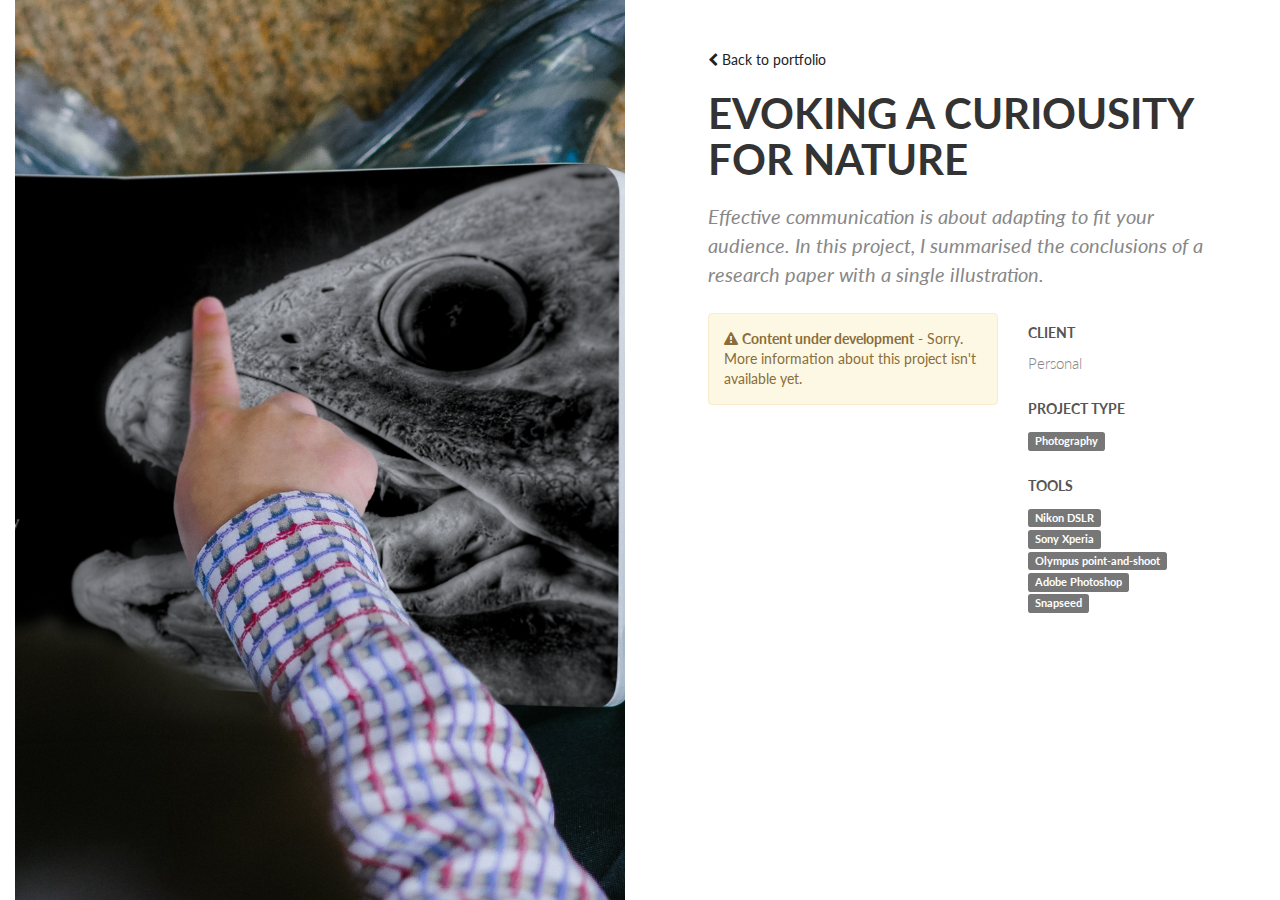
<file: pgs/macroscopic-tales.html>
<!DOCTYPE html>
<html lang="en">
<head>
  <!-- Metas -->
  <meta charset="utf-8">
  <meta name="description" content="Welcome to the digital works of Nishita Wojnar - aspiring UI & UX Designer.">
  <meta name="keywords" content="web design, ui, ux, web development, digital illustration, freelance, wellington, new zealand">
  <meta name="author" content="Nishita Wojnar">
  <meta name="viewport" content="width=device-width, initial-scale=1">
  <!-- Browser Tab -->
  <link rel="apple-touch-icon" sizes="180x180" href="../img/icons/apple-touch-icon.png">
  <link rel="icon" type="image/png" sizes="32x32" href="../img/icons/favicon-32x32.png">
  <link rel="icon" type="image/png" sizes="16x16" href="../img/icons/favicon-16x16.png">
  <link rel="manifest" href="../img/icons/site.webmanifest">
  <title>Macroscopic Tales | Nishita Wojnar</title>
  <!-- Bootstrap -->
  <link rel="stylesheet" type="text/css"  href="../css/bootstrap.css">
  <link rel="stylesheet" type="text/css" href="../fonts/font-awesome/css/font-awesome.css">
  <!-- Styles -->
  <link rel="stylesheet" type="text/css"  href="../css/style.css">
  <link rel="stylesheet" type="text/css" href="../css/nivo-lightbox/nivo-lightbox.css">
  <link rel="stylesheet" type="text/css" href="../css/nivo-lightbox/default.css">
  <link href="https://fonts.googleapis.com/css?family=Lato:100,300,400,700,800,900" rel="stylesheet">
</head>
<body>
<!-- Case Study -->
<div id="case-study">
  <div class="container-fluid">
    <div class="row">
      <div class="col-sm-6 hidden-xs display-container">
        <img class="fit-cover" src="../img/portfolio/macroscopic-tales/case-cover.jpg" alt="This infographic was designed to summarise an ecological research paper about South African fiddler crabs.">
      </div>
      <div class="col-md-6 case-container">
        <div class="case-file">
          <div class="row">
            <div class="col-md-10 col-md-offset-1">
              <a href="../index.html#portfolio" id="top"><i class="fa fa-chevron-left"></i> Back to portfolio</a>
              <div class="case-heading text-box">
                <h2>Evoking a curiousity for nature</h2>
                <p class="case-subtitle">Effective communication is about adapting to fit your audience. In this project, I summarised the conclusions of a research paper with a single illustration.</p>
              </div>
            </div>
          </div>
          <div class="row">
            <div class="col-md-6 col-md-offset-1">
              <div class="text-box">
                <!-- <h5>Problem</h5> -->
                <div class="alert alert-warning" role="alert"><i class="fa fa-warning"></i> <strong>Content under development</strong> - Sorry. More information about this project isn't available yet.</div>
              </div>
            </div>
            <div class="col-md-3">
              <div class="text-box">
                <h5>Client</h5>
                <p>Personal</p>
              </div>
              <div class="text-box">
                <h5>Project type</h5>
                <p><a href="../index.html#portfolio" title="See more projects of this type"><span class="label label-default">Photography</span></a></p>
              </div>
              <div class="text-box">
                <h5>Tools</h5>
                <p><span class="label label-default">Nikon DSLR</span> <span class="label label-default">Sony Xperia</span> <span class="label label-default">Olympus point-and-shoot</span> <span class="label label-default">Adobe Photoshop</span> <span class="label label-default">Snapseed</span></p>
              </div>
<!--               <div class="text-box">
                <h5>Project link</h5>
                <p><a href="https://www.illustratedresearch.com/" target="_new" title="Go to website" class="case-link">www.illustratedresearch.com <i class="fa fa-chevron-right"></i></a></p>
              </div> -->
            </div>
<!--             <div class="col-md-10 col-md-offset-1">
              <div class="text-box">
              <h5>Approach</h5>
                <p>The main conclusion of Nasreen's research was that fiddler crabs are affected by <abbr title="non-living" class="initialism">abiotic</abbr> and <abbr title="living" class="initialism">biotic</abbr> factors. I decided on an infographic approach to summarise, but simplify, these two types of ecological factors. My goal was to show that they influence the crabs and to keep information overload to a minimum.</p>
                <p>To achieve this, I decided to omit the exact statistical details that would describe the degree to which the various factors impacted the crabs. I also opted for a mindmap format, which would let me visually relate the effect ecological components had on crab populations.</p>
              </div>
              <div class="img-container">
                <img src="../img/portfolio/illustrated-research/sketch.png" class="img-thumbnail" alt="Rough sketch." title="An initial sketch to test out ideas.">
                <img src="../img/portfolio/illustrated-research/omit.png" class="img-thumbnail" alt="Example of omitted details." title="Statistics can confuse, clutter and intimidate.">
              </div>
              <div class="text-box">
                <h5>Process</h5>
                <p>Liaising with Nasreen, I gathered several reference images representative of the fiddler crabs she studied. From there, I constructed a single fiddler crab outline and then created different 'skins' to overlay on top of my illustration.</p>
                <div class="img-container">
                  <img src="../img/portfolio/illustrated-research/skins.png" class="img-responsive" alt="Example of concept development" title="In the final design, only one of the species were used.">
                </div>
                <p>I assigned icons to the terminology used throughout the science article.</p>
                <div class="img-container">
                  <img src="../img/portfolio/illustrated-research/icons.png" class="img-responsive" alt="Example of icons and terminology." title="Icons were carefully chosen to describe their corresponding terminology.">
                </div>
                <p>To distinguish between abiotic and biotic factors, I developed a coloured graph key. I made sure that the colours were similar to each other to minimise visual distractions.</p>
                <div class="img-container">
                  <img src="../img/portfolio/illustrated-research/key.png" class="img-responsive" alt="Example of a graphical key." title="This graphical key uses colour to distinguish between categories.">
                </div>
                <p>When arranging the mindmap,  I made sure to contrast the icons and text against the background colour to maximise readability for social media and print.</p>
              </div>
              <div class="text-box">
                <h5>Outcome</h5>
                <p>Nasreen was delighted with the result, and the finished infographic featured on Instagram and in the science magazine <span class="publication"><a href="https://www.illustratedresearch.com/shop/yesterday-today-tomorrow-women-in-stem-zine" target="_new">Yesterday, Today, Tomorrow</a></span> as part of the <span class="publication">2019 Women in <abbr title="Science, technology, engineering, and mathematics" class="initialism">STEM</abbr></span> campaign.</p>
              </div>
              <div class="img-container">
                <img src="../img/portfolio/illustrated-research/outcome.png" class="img-responsive" alt="Illustrated Research: Volume 1, Issue 5." title="The infographic can be found in Volume 1, Issue 5 of Illustrated Research.">
              </div>
              <div class="case-closed">
                <a href="#top" title="Back to the top"><i class="fa fa-chevron-up"></i></a>
              </div>
            </div> -->
          </div>
        </div>
      </div>
    </div>
  </div>
</div>






<!-- <div id="footer">
  <div class="container">
    <p>&copy; Nishita Wojnar <span id="year"></span>.</p>
  </div>
</div> -->
<script src="../js/jquery.1.11.1.js"></script> 
<script src="../js/bootstrap.js"></script> 
<script src="../js/nivo-lightbox.js"></script> 
<script src="../js/jquery.isotope.js"></script> 
<script src="../js/jqBootstrapValidation.js"></script> 
<script src="../js/contact_me.js"></script> 
<script src="../js/main.js"></script>
<!-- <script type="text/javascript">
  new Date().getFullYear();
  document.getElementById("year").innerHTML = new Date().getFullYear();
</script> -->
</body>
</html>
</file>
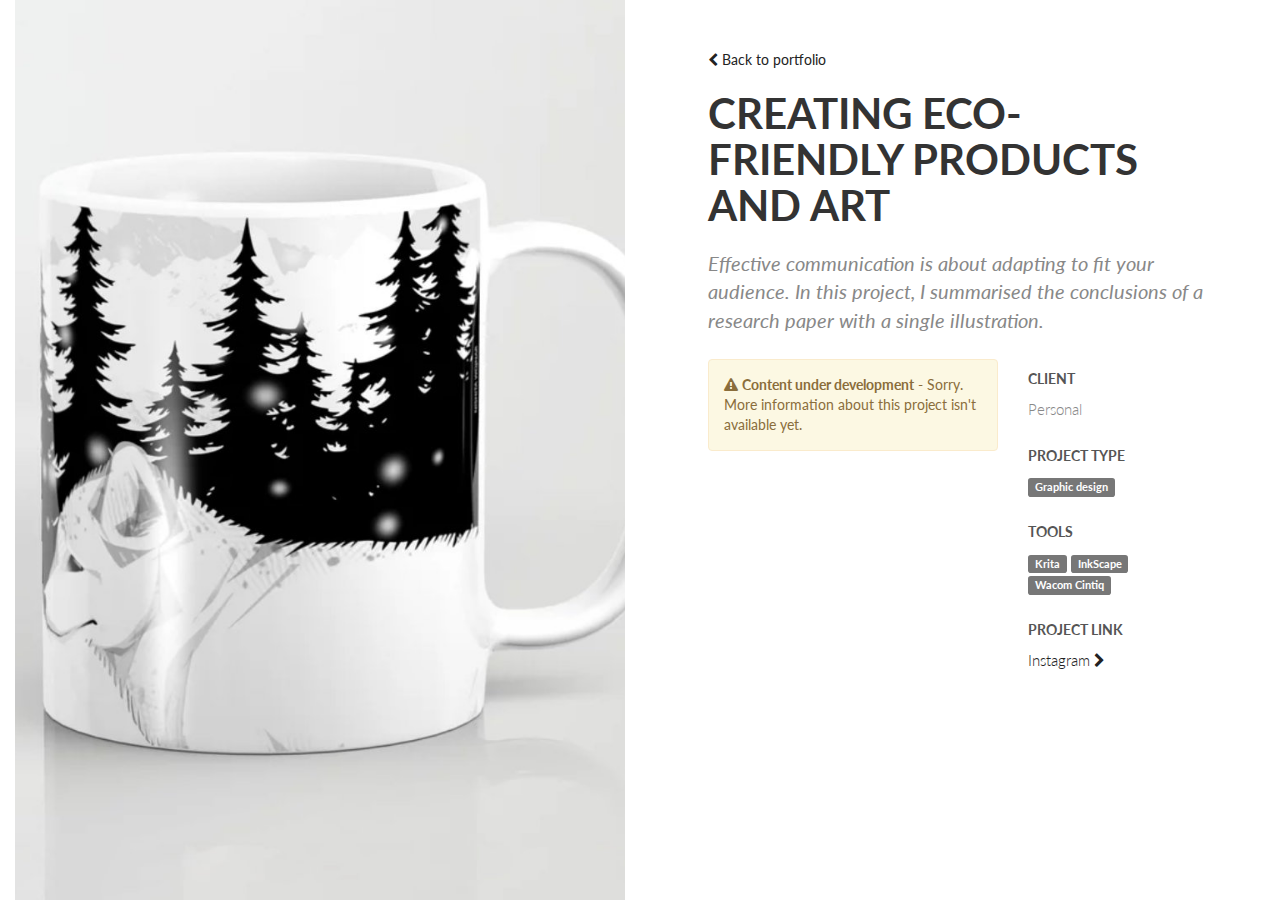
<file: pgs/made-by-nishi.html>
<!DOCTYPE html>
<html lang="en">
<head>
  <!-- Metas -->
  <meta charset="utf-8">
  <meta name="description" content="Welcome to the digital works of Nishita Wojnar - aspiring UI & UX Designer.">
  <meta name="keywords" content="web design, ui, ux, web development, digital illustration, freelance, wellington, new zealand">
  <meta name="author" content="Nishita Wojnar">
  <meta name="viewport" content="width=device-width, initial-scale=1">
  <!-- Browser Tab -->
  <link rel="apple-touch-icon" sizes="180x180" href="../img/icons/apple-touch-icon.png">
  <link rel="icon" type="image/png" sizes="32x32" href="../img/icons/favicon-32x32.png">
  <link rel="icon" type="image/png" sizes="16x16" href="../img/icons/favicon-16x16.png">
  <link rel="manifest" href="../img/icons/site.webmanifest">
  <title>Made by Nishi | Nishita Wojnar</title>
  <!-- Bootstrap -->
  <link rel="stylesheet" type="text/css"  href="../css/bootstrap.css">
  <link rel="stylesheet" type="text/css" href="../fonts/font-awesome/css/font-awesome.css">
  <!-- Styles -->
  <link rel="stylesheet" type="text/css"  href="../css/style.css">
  <link rel="stylesheet" type="text/css" href="../css/nivo-lightbox/nivo-lightbox.css">
  <link rel="stylesheet" type="text/css" href="../css/nivo-lightbox/default.css">
  <link href="https://fonts.googleapis.com/css?family=Lato:100,300,400,700,800,900" rel="stylesheet">
</head>
<body>
<!-- Case Study -->
<div id="case-study">
  <div class="container-fluid">
    <div class="row">
      <div class="col-sm-6 hidden-xs display-container">
        <img class="fit-cover" src="../img/portfolio/made-by-nishi/case-cover.jpg" alt="This infographic was designed to summarise an ecological research paper about South African fiddler crabs.">
      </div>
      <div class="col-md-6 case-container">
        <div class="case-file">
          <div class="row">
            <div class="col-md-10 col-md-offset-1">
              <a href="../index.html#portfolio" id="top"><i class="fa fa-chevron-left"></i> Back to portfolio</a>
              <div class="case-heading text-box">
                <h2>Creating eco-friendly products and art</h2>
                <p class="case-subtitle">Effective communication is about adapting to fit your audience. In this project, I summarised the conclusions of a research paper with a single illustration.</p>
              </div>
            </div>
          </div>
          <div class="row">
            <div class="col-md-6 col-md-offset-1">
              <div class="text-box">
                <!-- <h5>Problem</h5> -->
                <div class="alert alert-warning" role="alert"><i class="fa fa-warning"></i> <strong>Content under development</strong> - Sorry. More information about this project isn't available yet.</div>
              </div>
            </div>
            <div class="col-md-3">
              <div class="text-box">
                <h5>Client</h5>
                <p>Personal</p>
              </div>
              <div class="text-box">
                <h5>Project type</h5>
                <p><a href="../index.html#portfolio" title="See more projects of this type"><span class="label label-default">Graphic design</span></a></p>
              </div>
              <div class="text-box">
                <h5>Tools</h5>
                <p><span class="label label-default">Krita</span> <span class="label label-default">InkScape</span> <span class="label label-default">Wacom Cintiq</span></p>
              </div>
              <div class="text-box">
                <h5>Project link</h5>
                <p><a href="https://www.instagram.com/made_by_nishi/" target="_new" title="Go to website" class="case-link">Instagram <i class="fa fa-chevron-right"></i></a></p>
              </div>
            </div>
<!--             <div class="col-md-10 col-md-offset-1">
              <div class="text-box">
              <h5>Approach</h5>
                <p>The main conclusion of Nasreen's research was that fiddler crabs are affected by <abbr title="non-living" class="initialism">abiotic</abbr> and <abbr title="living" class="initialism">biotic</abbr> factors. I decided on an infographic approach to summarise, but simplify, these two types of ecological factors. My goal was to show that they influence the crabs and to keep information overload to a minimum.</p>
                <p>To achieve this, I decided to omit the exact statistical details that would describe the degree to which the various factors impacted the crabs. I also opted for a mindmap format, which would let me visually relate the effect ecological components had on crab populations.</p>
              </div>
              <div class="img-container">
                <img src="../img/portfolio/illustrated-research/sketch.png" class="img-thumbnail" alt="Rough sketch." title="An initial sketch to test out ideas.">
                <img src="../img/portfolio/illustrated-research/omit.png" class="img-thumbnail" alt="Example of omitted details." title="Statistics can confuse, clutter and intimidate.">
              </div>
              <div class="text-box">
                <h5>Process</h5>
                <p>Liaising with Nasreen, I gathered several reference images representative of the fiddler crabs she studied. From there, I constructed a single fiddler crab outline and then created different 'skins' to overlay on top of my illustration.</p>
                <div class="img-container">
                  <img src="../img/portfolio/illustrated-research/skins.png" class="img-responsive" alt="Example of concept development" title="In the final design, only one of the species were used.">
                </div>
                <p>I assigned icons to the terminology used throughout the science article.</p>
                <div class="img-container">
                  <img src="../img/portfolio/illustrated-research/icons.png" class="img-responsive" alt="Example of icons and terminology." title="Icons were carefully chosen to describe their corresponding terminology.">
                </div>
                <p>To distinguish between abiotic and biotic factors, I developed a coloured graph key. I made sure that the colours were similar to each other to minimise visual distractions.</p>
                <div class="img-container">
                  <img src="../img/portfolio/illustrated-research/key.png" class="img-responsive" alt="Example of a graphical key." title="This graphical key uses colour to distinguish between categories.">
                </div>
                <p>When arranging the mindmap,  I made sure to contrast the icons and text against the background colour to maximise readability for social media and print.</p>
              </div>
              <div class="text-box">
                <h5>Outcome</h5>
                <p>Nasreen was delighted with the result, and the finished infographic featured on Instagram and in the science magazine <span class="publication"><a href="https://www.illustratedresearch.com/shop/yesterday-today-tomorrow-women-in-stem-zine" target="_new">Yesterday, Today, Tomorrow</a></span> as part of the <span class="publication">2019 Women in <abbr title="Science, technology, engineering, and mathematics" class="initialism">STEM</abbr></span> campaign.</p>
              </div>
              <div class="img-container">
                <img src="../img/portfolio/illustrated-research/outcome.png" class="img-responsive" alt="Illustrated Research: Volume 1, Issue 5." title="The infographic can be found in Volume 1, Issue 5 of Illustrated Research.">
              </div>
              <div class="case-closed">
                <a href="#top" title="Back to the top"><i class="fa fa-chevron-up"></i></a>
              </div>
            </div> -->
          </div>
        </div>
      </div>
    </div>
  </div>
</div>






<!-- <div id="footer">
  <div class="container">
    <p>&copy; Nishita Wojnar <span id="year"></span>.</p>
  </div>
</div> -->
<script src="../js/jquery.1.11.1.js"></script> 
<script src="../js/bootstrap.js"></script> 
<script src="../js/nivo-lightbox.js"></script> 
<script src="../js/jquery.isotope.js"></script> 
<script src="../js/jqBootstrapValidation.js"></script> 
<script src="../js/contact_me.js"></script> 
<script src="../js/main.js"></script>
<!-- <script type="text/javascript">
  new Date().getFullYear();
  document.getElementById("year").innerHTML = new Date().getFullYear();
</script> -->
</body>
</html>
</file>
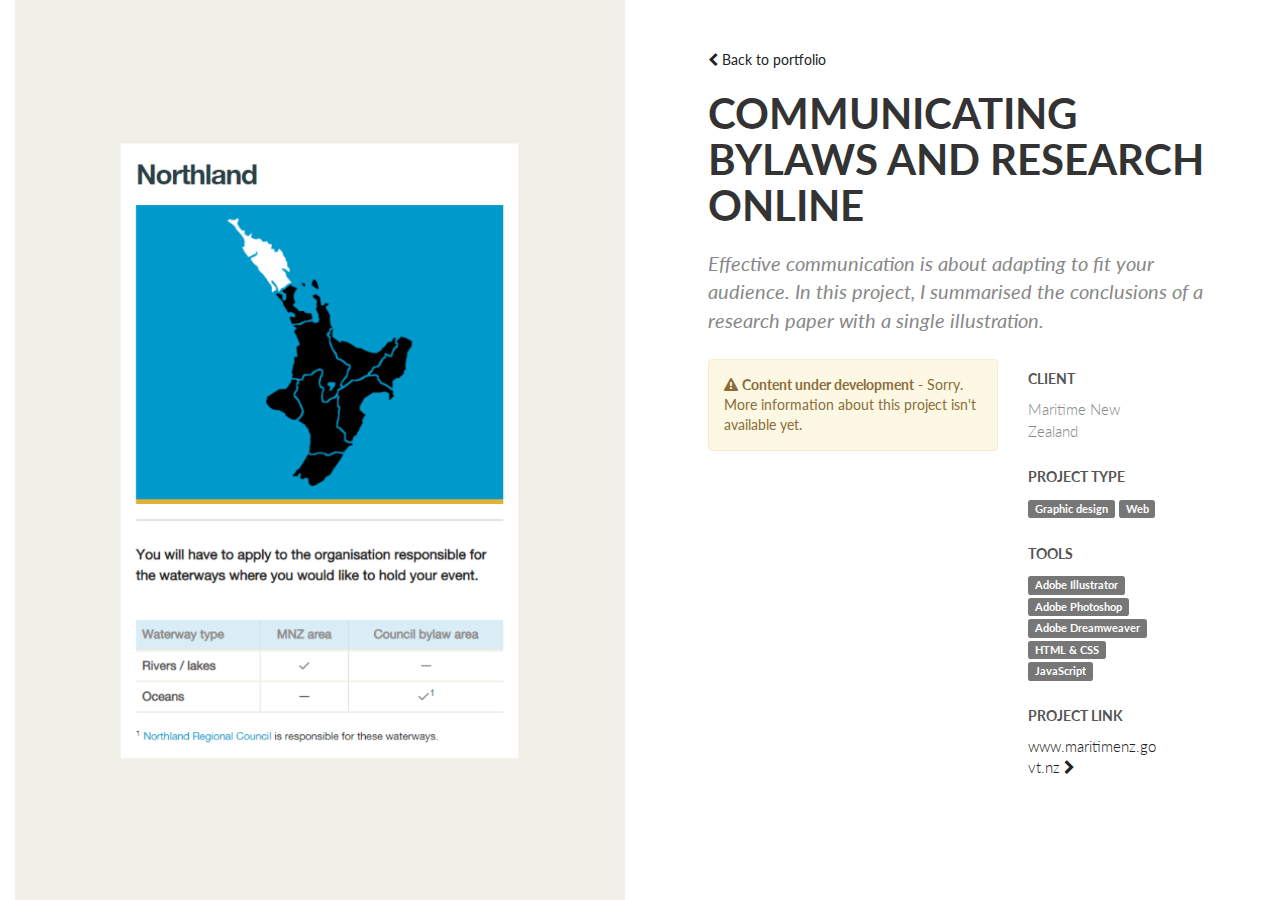
<file: pgs/maritime-graphics.html>
<!DOCTYPE html>
<html lang="en">
<head>
  <!-- Metas -->
  <meta charset="utf-8">
  <meta name="description" content="Welcome to the digital works of Nishita Wojnar - aspiring UI & UX Designer.">
  <meta name="keywords" content="web design, ui, ux, web development, digital illustration, freelance, wellington, new zealand">
  <meta name="author" content="Nishita Wojnar">
  <meta name="viewport" content="width=device-width, initial-scale=1">
  <!-- Browser Tab -->
  <link rel="apple-touch-icon" sizes="180x180" href="../img/icons/apple-touch-icon.png">
  <link rel="icon" type="image/png" sizes="32x32" href="../img/icons/favicon-32x32.png">
  <link rel="icon" type="image/png" sizes="16x16" href="../img/icons/favicon-16x16.png">
  <link rel="manifest" href="../img/icons/site.webmanifest">
  <title>Maritime NZ | Nishita Wojnar</title>
  <!-- Bootstrap -->
  <link rel="stylesheet" type="text/css"  href="../css/bootstrap.css">
  <link rel="stylesheet" type="text/css" href="../fonts/font-awesome/css/font-awesome.css">
  <!-- Styles -->
  <link rel="stylesheet" type="text/css"  href="../css/style.css">
  <link rel="stylesheet" type="text/css" href="../css/nivo-lightbox/nivo-lightbox.css">
  <link rel="stylesheet" type="text/css" href="../css/nivo-lightbox/default.css">
  <link href="https://fonts.googleapis.com/css?family=Lato:100,300,400,700,800,900" rel="stylesheet">
</head>
<body>
<!-- Case Study -->
<div id="case-study">
  <div class="container-fluid">
    <div class="row">
      <div class="col-sm-6 hidden-xs display-container">
        <img class="fit-cover" src="../img/portfolio/mnz/case-cover-2.png" alt="This infographic was designed to summarise an ecological research paper about South African fiddler crabs.">
      </div>
      <div class="col-md-6 case-container">
        <div class="case-file">
          <div class="row">
            <div class="col-md-10 col-md-offset-1">
              <a href="../index.html#portfolio" id="top"><i class="fa fa-chevron-left"></i> Back to portfolio</a>
              <div class="case-heading text-box">
                <h2>Communicating bylaws and research online</h2>
                <p class="case-subtitle">Effective communication is about adapting to fit your audience. In this project, I summarised the conclusions of a research paper with a single illustration.</p>
              </div>
            </div>
          </div>
          <div class="row">
            <div class="col-md-6 col-md-offset-1">
              <div class="text-box">
                <!-- <h5>Problem</h5> -->
                <div class="alert alert-warning" role="alert"><i class="fa fa-warning"></i> <strong>Content under development</strong> - Sorry. More information about this project isn't available yet.</div>
              </div>
            </div>
            <div class="col-md-3">
              <div class="text-box">
                <h5>Client</h5>
                <p>Maritime New Zealand</p>
              </div>
              <div class="text-box">
                <h5>Project type</h5>
                <p><a href="../index.html#portfolio" title="See more projects of this type"><span class="label label-default">Graphic design</span></a> <a href="../index.html#portfolio" title="See more projects of this type"><span class="label label-default">Web</span></a></p>
              </div>
              <div class="text-box">
                <h5>Tools</h5>
                <p><span class="label label-default">Adobe Illustrator</span> <span class="label label-default">Adobe Photoshop</span> <span class="label label-default">Adobe Dreamweaver</span> <span class="label label-default">HTML &amp; CSS</span> <span class="label label-default">JavaScript</span></p>
              </div>
              <div class="text-box">
                <h5>Project link</h5>
                <p><a href="https://www.maritimenz.govt.nz/" target="_new" title="Go to website" class="case-link">www.maritimenz.govt.nz <i class="fa fa-chevron-right"></i></a></p>
              </div>
            </div>
<!--             <div class="col-md-10 col-md-offset-1">
              <div class="text-box">
              <h5>Approach</h5>
                <p>The main conclusion of Nasreen's research was that fiddler crabs are affected by <abbr title="non-living" class="initialism">abiotic</abbr> and <abbr title="living" class="initialism">biotic</abbr> factors. I decided on an infographic approach to summarise, but simplify, these two types of ecological factors. My goal was to show that they influence the crabs and to keep information overload to a minimum.</p>
                <p>To achieve this, I decided to omit the exact statistical details that would describe the degree to which the various factors impacted the crabs. I also opted for a mindmap format, which would let me visually relate the effect ecological components had on crab populations.</p>
              </div>
              <div class="img-container">
                <img src="../img/portfolio/illustrated-research/sketch.png" class="img-thumbnail" alt="Rough sketch." title="An initial sketch to test out ideas.">
                <img src="../img/portfolio/illustrated-research/omit.png" class="img-thumbnail" alt="Example of omitted details." title="Statistics can confuse, clutter and intimidate.">
              </div>
              <div class="text-box">
                <h5>Process</h5>
                <p>Liaising with Nasreen, I gathered several reference images representative of the fiddler crabs she studied. From there, I constructed a single fiddler crab outline and then created different 'skins' to overlay on top of my illustration.</p>
                <div class="img-container">
                  <img src="../img/portfolio/illustrated-research/skins.png" class="img-responsive" alt="Example of concept development" title="In the final design, only one of the species were used.">
                </div>
                <p>I assigned icons to the terminology used throughout the science article.</p>
                <div class="img-container">
                  <img src="../img/portfolio/illustrated-research/icons.png" class="img-responsive" alt="Example of icons and terminology." title="Icons were carefully chosen to describe their corresponding terminology.">
                </div>
                <p>To distinguish between abiotic and biotic factors, I developed a coloured graph key. I made sure that the colours were similar to each other to minimise visual distractions.</p>
                <div class="img-container">
                  <img src="../img/portfolio/illustrated-research/key.png" class="img-responsive" alt="Example of a graphical key." title="This graphical key uses colour to distinguish between categories.">
                </div>
                <p>When arranging the mindmap,  I made sure to contrast the icons and text against the background colour to maximise readability for social media and print.</p>
              </div>
              <div class="text-box">
                <h5>Outcome</h5>
                <p>Nasreen was delighted with the result, and the finished infographic featured on Instagram and in the science magazine <span class="publication"><a href="https://www.illustratedresearch.com/shop/yesterday-today-tomorrow-women-in-stem-zine" target="_new">Yesterday, Today, Tomorrow</a></span> as part of the <span class="publication">2019 Women in <abbr title="Science, technology, engineering, and mathematics" class="initialism">STEM</abbr></span> campaign.</p>
              </div>
              <div class="img-container">
                <img src="../img/portfolio/illustrated-research/outcome.png" class="img-responsive" alt="Illustrated Research: Volume 1, Issue 5." title="The infographic can be found in Volume 1, Issue 5 of Illustrated Research.">
              </div>
              <div class="case-closed">
                <a href="#top" title="Back to the top"><i class="fa fa-chevron-up"></i></a>
              </div>
            </div> -->
          </div>
        </div>
      </div>
    </div>
  </div>
</div>






<!-- <div id="footer">
  <div class="container">
    <p>&copy; Nishita Wojnar <span id="year"></span>.</p>
  </div>
</div> -->
<script src="../js/jquery.1.11.1.js"></script> 
<script src="../js/bootstrap.js"></script> 
<script src="../js/nivo-lightbox.js"></script> 
<script src="../js/jquery.isotope.js"></script> 
<script src="../js/jqBootstrapValidation.js"></script> 
<script src="../js/contact_me.js"></script> 
<script src="../js/main.js"></script>
<!-- <script type="text/javascript">
  new Date().getFullYear();
  document.getElementById("year").innerHTML = new Date().getFullYear();
</script> -->
</body>
</html>
</file>
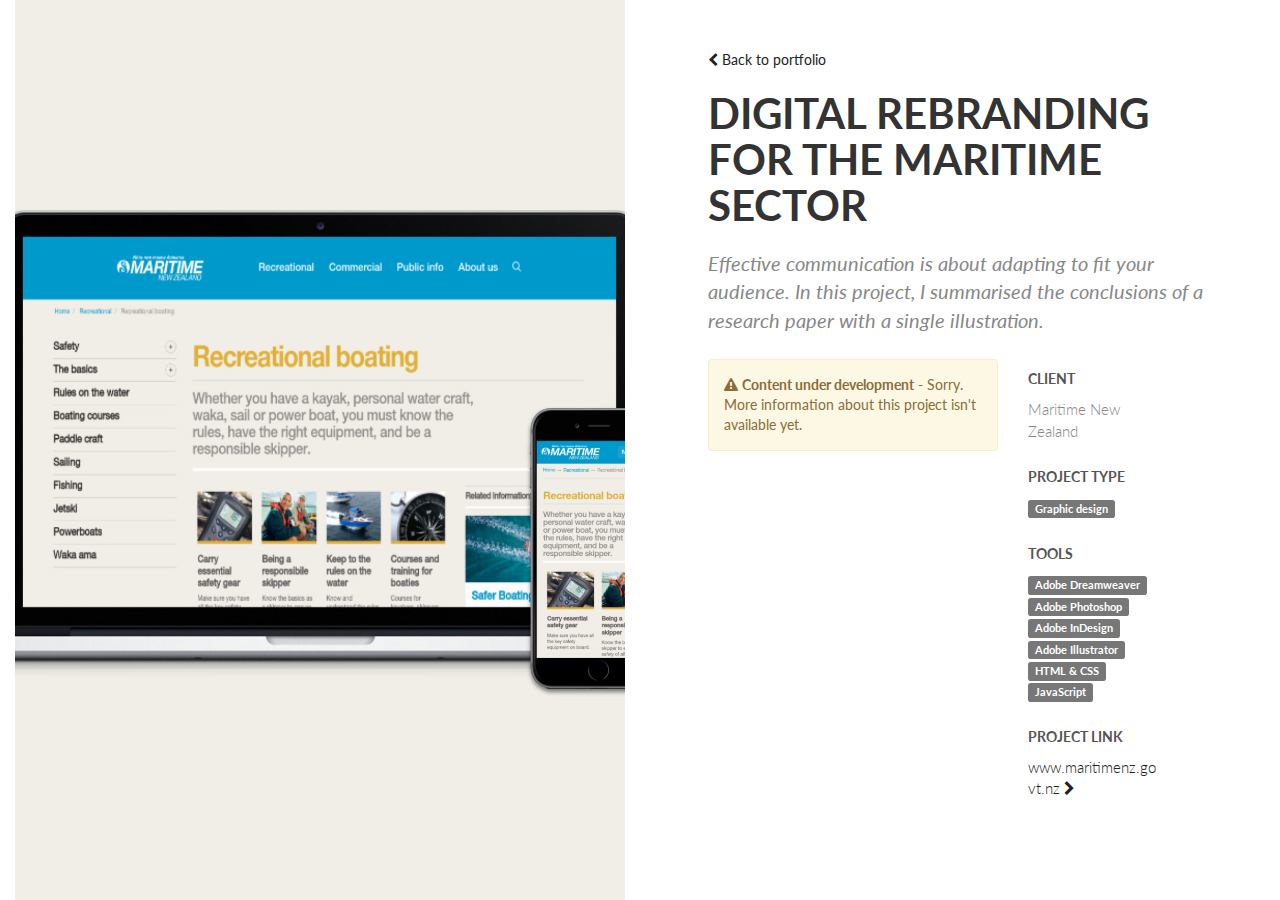
<file: pgs/maritime.html>
<!DOCTYPE html>
<html lang="en">
<head>
  <!-- Metas -->
  <meta charset="utf-8">
  <meta name="description" content="Welcome to the digital works of Nishita Wojnar - aspiring UI & UX Designer.">
  <meta name="keywords" content="web design, ui, ux, web development, digital illustration, freelance, wellington, new zealand">
  <meta name="author" content="Nishita Wojnar">
  <meta name="viewport" content="width=device-width, initial-scale=1">
  <!-- Browser Tab -->
  <link rel="apple-touch-icon" sizes="180x180" href="../img/icons/apple-touch-icon.png">
  <link rel="icon" type="image/png" sizes="32x32" href="../img/icons/favicon-32x32.png">
  <link rel="icon" type="image/png" sizes="16x16" href="../img/icons/favicon-16x16.png">
  <link rel="manifest" href="../img/icons/site.webmanifest">
  <title>Maritime NZ | Nishita Wojnar</title>
  <!-- Bootstrap -->
  <link rel="stylesheet" type="text/css"  href="../css/bootstrap.css">
  <link rel="stylesheet" type="text/css" href="../fonts/font-awesome/css/font-awesome.css">
  <!-- Styles -->
  <link rel="stylesheet" type="text/css"  href="../css/style.css">
  <link rel="stylesheet" type="text/css" href="../css/nivo-lightbox/nivo-lightbox.css">
  <link rel="stylesheet" type="text/css" href="../css/nivo-lightbox/default.css">
  <link href="https://fonts.googleapis.com/css?family=Lato:100,300,400,700,800,900" rel="stylesheet">
</head>
<body>
<!-- Case Study -->
<div id="case-study">
  <div class="container-fluid">
    <div class="row">
      <div class="col-sm-6 hidden-xs display-container">
        <img class="fit-cover" src="../img/portfolio/mnz/case-cover-1.jpg" alt="This infographic was designed to summarise an ecological research paper about South African fiddler crabs.">
      </div>
      <div class="col-md-6 case-container">
        <div class="case-file">
          <div class="row">
            <div class="col-md-10 col-md-offset-1">
              <a href="../index.html#portfolio" id="top"><i class="fa fa-chevron-left"></i> Back to portfolio</a>
              <div class="case-heading text-box">
                <h2>Digital rebranding for the maritime sector</h2>
                <p class="case-subtitle">Effective communication is about adapting to fit your audience. In this project, I summarised the conclusions of a research paper with a single illustration.</p>
              </div>
            </div>
          </div>
          <div class="row">
            <div class="col-md-6 col-md-offset-1">
              <div class="text-box">
                <!-- <h5>Problem</h5> -->
                <div class="alert alert-warning" role="alert"><i class="fa fa-warning"></i> <strong>Content under development</strong> - Sorry. More information about this project isn't available yet.</div>
              </div>
            </div>
            <div class="col-md-3">
              <div class="text-box">
                <h5>Client</h5>
                <p>Maritime New Zealand</p>
              </div>
              <div class="text-box">
                <h5>Project type</h5>
                <p><a href="../index.html#portfolio" title="See more projects of this type"><span class="label label-default">Graphic design</span></a></p>
              </div>
              <div class="text-box">
                <h5>Tools</h5>
                <p><span class="label label-default">Adobe Dreamweaver</span> <span class="label label-default">Adobe Photoshop</span> <span class="label label-default">Adobe InDesign</span> <span class="label label-default">Adobe Illustrator</span> <span class="label label-default">HTML &amp; CSS</span> <span class="label label-default">JavaScript</span></p>
              </div>
              <div class="text-box">
                <h5>Project link</h5>
                <p><a href="https://www.maritimenz.govt.nz/" target="_new" title="Go to website" class="case-link">www.maritimenz.govt.nz <i class="fa fa-chevron-right"></i></a></p>
              </div>
            </div>
<!--             <div class="col-md-10 col-md-offset-1">
              <div class="text-box">
              <h5>Approach</h5>
                <p>The main conclusion of Nasreen's research was that fiddler crabs are affected by <abbr title="non-living" class="initialism">abiotic</abbr> and <abbr title="living" class="initialism">biotic</abbr> factors. I decided on an infographic approach to summarise, but simplify, these two types of ecological factors. My goal was to show that they influence the crabs and to keep information overload to a minimum.</p>
                <p>To achieve this, I decided to omit the exact statistical details that would describe the degree to which the various factors impacted the crabs. I also opted for a mindmap format, which would let me visually relate the effect ecological components had on crab populations.</p>
              </div>
              <div class="img-container">
                <img src="../img/portfolio/illustrated-research/sketch.png" class="img-thumbnail" alt="Rough sketch." title="An initial sketch to test out ideas.">
                <img src="../img/portfolio/illustrated-research/omit.png" class="img-thumbnail" alt="Example of omitted details." title="Statistics can confuse, clutter and intimidate.">
              </div>
              <div class="text-box">
                <h5>Process</h5>
                <p>Liaising with Nasreen, I gathered several reference images representative of the fiddler crabs she studied. From there, I constructed a single fiddler crab outline and then created different 'skins' to overlay on top of my illustration.</p>
                <div class="img-container">
                  <img src="../img/portfolio/illustrated-research/skins.png" class="img-responsive" alt="Example of concept development" title="In the final design, only one of the species were used.">
                </div>
                <p>I assigned icons to the terminology used throughout the science article.</p>
                <div class="img-container">
                  <img src="../img/portfolio/illustrated-research/icons.png" class="img-responsive" alt="Example of icons and terminology." title="Icons were carefully chosen to describe their corresponding terminology.">
                </div>
                <p>To distinguish between abiotic and biotic factors, I developed a coloured graph key. I made sure that the colours were similar to each other to minimise visual distractions.</p>
                <div class="img-container">
                  <img src="../img/portfolio/illustrated-research/key.png" class="img-responsive" alt="Example of a graphical key." title="This graphical key uses colour to distinguish between categories.">
                </div>
                <p>When arranging the mindmap,  I made sure to contrast the icons and text against the background colour to maximise readability for social media and print.</p>
              </div>
              <div class="text-box">
                <h5>Outcome</h5>
                <p>Nasreen was delighted with the result, and the finished infographic featured on Instagram and in the science magazine <span class="publication"><a href="https://www.illustratedresearch.com/shop/yesterday-today-tomorrow-women-in-stem-zine" target="_new">Yesterday, Today, Tomorrow</a></span> as part of the <span class="publication">2019 Women in <abbr title="Science, technology, engineering, and mathematics" class="initialism">STEM</abbr></span> campaign.</p>
              </div>
              <div class="img-container">
                <img src="../img/portfolio/illustrated-research/outcome.png" class="img-responsive" alt="Illustrated Research: Volume 1, Issue 5." title="The infographic can be found in Volume 1, Issue 5 of Illustrated Research.">
              </div>
              <div class="case-closed">
                <a href="#top" title="Back to the top"><i class="fa fa-chevron-up"></i></a>
              </div>
            </div> -->
          </div>
        </div>
      </div>
    </div>
  </div>
</div>






<!-- <div id="footer">
  <div class="container">
    <p>&copy; Nishita Wojnar <span id="year"></span>.</p>
  </div>
</div> -->
<script src="../js/jquery.1.11.1.js"></script> 
<script src="../js/bootstrap.js"></script> 
<script src="../js/nivo-lightbox.js"></script> 
<script src="../js/jquery.isotope.js"></script> 
<script src="../js/jqBootstrapValidation.js"></script> 
<script src="../js/contact_me.js"></script> 
<script src="../js/main.js"></script>
<!-- <script type="text/javascript">
  new Date().getFullYear();
  document.getElementById("year").innerHTML = new Date().getFullYear();
</script> -->
</body>
</html>
</file>
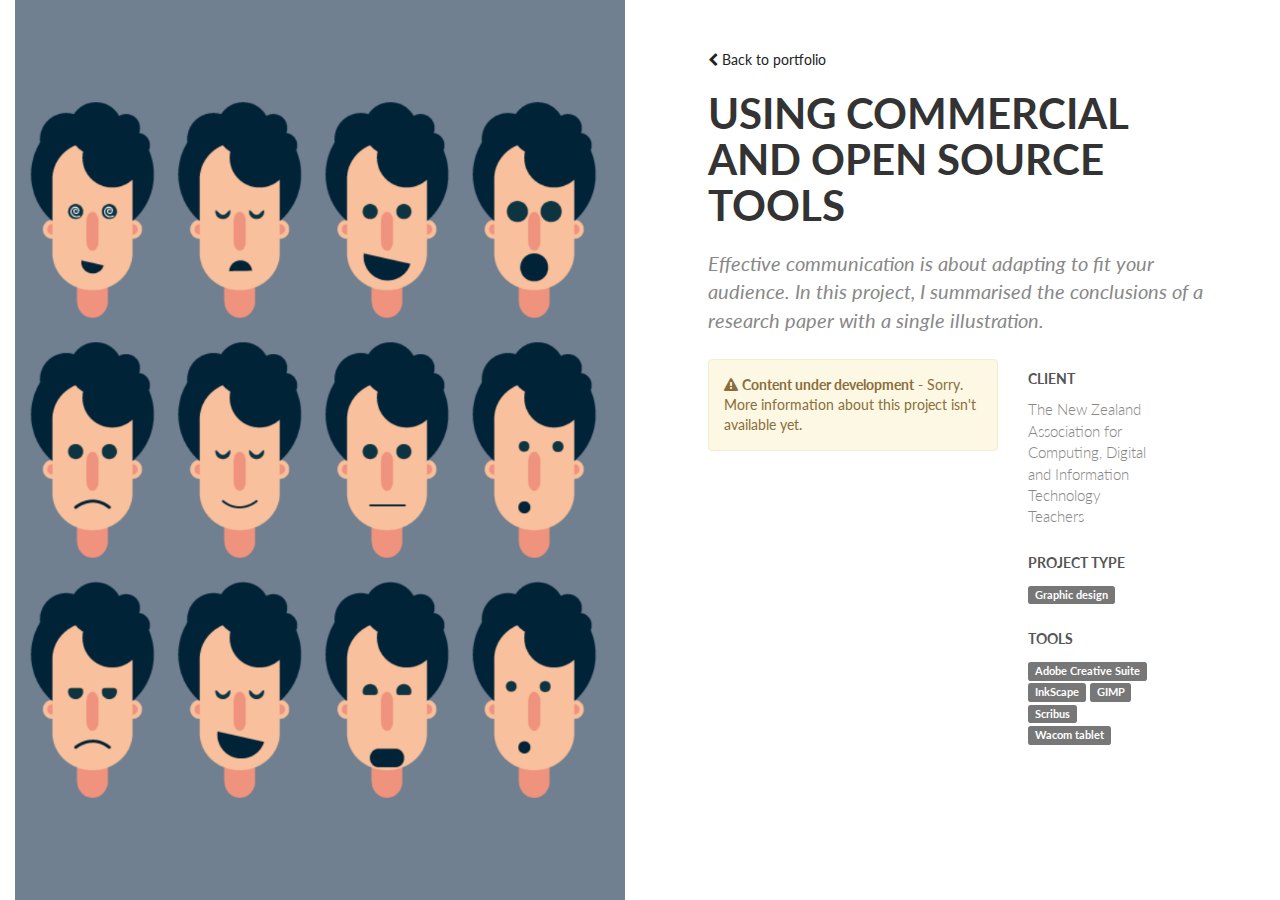
<file: pgs/skills17.html>
<!DOCTYPE html>
<html lang="en">
<head>
  <!-- Metas -->
  <meta charset="utf-8">
  <meta name="description" content="Welcome to the digital works of Nishita Wojnar - aspiring UI & UX Designer.">
  <meta name="keywords" content="web design, ui, ux, web development, digital illustration, freelance, wellington, new zealand">
  <meta name="author" content="Nishita Wojnar">
  <meta name="viewport" content="width=device-width, initial-scale=1">
  <!-- Browser Tab -->
  <link rel="apple-touch-icon" sizes="180x180" href="../img/icons/apple-touch-icon.png">
  <link rel="icon" type="image/png" sizes="32x32" href="../img/icons/favicon-32x32.png">
  <link rel="icon" type="image/png" sizes="16x16" href="../img/icons/favicon-16x16.png">
  <link rel="manifest" href="../img/icons/site.webmanifest">
  <title>Yoobee School of Design | Nishita Wojnar</title>
  <!-- Bootstrap -->
  <link rel="stylesheet" type="text/css"  href="../css/bootstrap.css">
  <link rel="stylesheet" type="text/css" href="../fonts/font-awesome/css/font-awesome.css">
  <!-- Styles -->
  <link rel="stylesheet" type="text/css"  href="../css/style.css">
  <link rel="stylesheet" type="text/css" href="../css/nivo-lightbox/nivo-lightbox.css">
  <link rel="stylesheet" type="text/css" href="../css/nivo-lightbox/default.css">
  <link href="https://fonts.googleapis.com/css?family=Lato:100,300,400,700,800,900" rel="stylesheet">
</head>
<body>
<!-- Case Study -->
<div id="case-study">
  <div class="container-fluid">
    <div class="row">
      <div class="col-sm-6 hidden-xs display-container">
        <img class="fit-cover" src="../img/portfolio/yoobee/case-cover-2.png" alt="This infographic was designed to summarise an ecological research paper about South African fiddler crabs.">
      </div>
      <div class="col-md-6 case-container">
        <div class="case-file">
          <div class="row">
            <div class="col-md-10 col-md-offset-1">
              <a href="../index.html#portfolio" id="top"><i class="fa fa-chevron-left"></i> Back to portfolio</a>
              <div class="case-heading text-box">
                <h2>Using commercial and open source tools</h2>
                <p class="case-subtitle">Effective communication is about adapting to fit your audience. In this project, I summarised the conclusions of a research paper with a single illustration.</p>
              </div>
            </div>
          </div>
          <div class="row">
            <div class="col-md-6 col-md-offset-1">
              <div class="text-box">
                <!-- <h5>Problem</h5> -->
                <div class="alert alert-warning" role="alert"><i class="fa fa-warning"></i> <strong>Content under development</strong> - Sorry. More information about this project isn't available yet.</div>
              </div>
            </div>
            <div class="col-md-3">
              <div class="text-box">
                <h5>Client</h5>
                <p>The New Zealand Association for Computing, Digital and Information Technology Teachers</p>
              </div>
              <div class="text-box">
                <h5>Project type</h5>
                <p><a href="../index.html#portfolio" title="See more projects of this type"><span class="label label-default">Graphic design</span></a></p>
              </div>
              <div class="text-box">
                <h5>Tools</h5>
                <p><span class="label label-default">Adobe Creative Suite</span> <span class="label label-default">InkScape</span> <span class="label label-default">GIMP</span> <span class="label label-default">Scribus</span> <span class="label label-default">Wacom tablet</span></p>
              </div>
<!--               <div class="text-box">
                <h5>Project link</h5>
                <p><a href="https://www.illustratedresearch.com/" target="_new" title="Go to website" class="case-link">www.illustratedresearch.com <i class="fa fa-chevron-right"></i></a></p>
              </div> -->
            </div>
<!--             <div class="col-md-10 col-md-offset-1">
              <div class="text-box">
              <h5>Approach</h5>
                <p>The main conclusion of Nasreen's research was that fiddler crabs are affected by <abbr title="non-living" class="initialism">abiotic</abbr> and <abbr title="living" class="initialism">biotic</abbr> factors. I decided on an infographic approach to summarise, but simplify, these two types of ecological factors. My goal was to show that they influence the crabs and to keep information overload to a minimum.</p>
                <p>To achieve this, I decided to omit the exact statistical details that would describe the degree to which the various factors impacted the crabs. I also opted for a mindmap format, which would let me visually relate the effect ecological components had on crab populations.</p>
              </div>
              <div class="img-container">
                <img src="../img/portfolio/illustrated-research/sketch.png" class="img-thumbnail" alt="Rough sketch." title="An initial sketch to test out ideas.">
                <img src="../img/portfolio/illustrated-research/omit.png" class="img-thumbnail" alt="Example of omitted details." title="Statistics can confuse, clutter and intimidate.">
              </div>
              <div class="text-box">
                <h5>Process</h5>
                <p>Liaising with Nasreen, I gathered several reference images representative of the fiddler crabs she studied. From there, I constructed a single fiddler crab outline and then created different 'skins' to overlay on top of my illustration.</p>
                <div class="img-container">
                  <img src="../img/portfolio/illustrated-research/skins.png" class="img-responsive" alt="Example of concept development" title="In the final design, only one of the species were used.">
                </div>
                <p>I assigned icons to the terminology used throughout the science article.</p>
                <div class="img-container">
                  <img src="../img/portfolio/illustrated-research/icons.png" class="img-responsive" alt="Example of icons and terminology." title="Icons were carefully chosen to describe their corresponding terminology.">
                </div>
                <p>To distinguish between abiotic and biotic factors, I developed a coloured graph key. I made sure that the colours were similar to each other to minimise visual distractions.</p>
                <div class="img-container">
                  <img src="../img/portfolio/illustrated-research/key.png" class="img-responsive" alt="Example of a graphical key." title="This graphical key uses colour to distinguish between categories.">
                </div>
                <p>When arranging the mindmap,  I made sure to contrast the icons and text against the background colour to maximise readability for social media and print.</p>
              </div>
              <div class="text-box">
                <h5>Outcome</h5>
                <p>Nasreen was delighted with the result, and the finished infographic featured on Instagram and in the science magazine <span class="publication"><a href="https://www.illustratedresearch.com/shop/yesterday-today-tomorrow-women-in-stem-zine" target="_new">Yesterday, Today, Tomorrow</a></span> as part of the <span class="publication">2019 Women in <abbr title="Science, technology, engineering, and mathematics" class="initialism">STEM</abbr></span> campaign.</p>
              </div>
              <div class="img-container">
                <img src="../img/portfolio/illustrated-research/outcome.png" class="img-responsive" alt="Illustrated Research: Volume 1, Issue 5." title="The infographic can be found in Volume 1, Issue 5 of Illustrated Research.">
              </div>
              <div class="case-closed">
                <a href="#top" title="Back to the top"><i class="fa fa-chevron-up"></i></a>
              </div>
            </div> -->
          </div>
        </div>
      </div>
    </div>
  </div>
</div>






<!-- <div id="footer">
  <div class="container">
    <p>&copy; Nishita Wojnar <span id="year"></span>.</p>
  </div>
</div> -->
<script src="../js/jquery.1.11.1.js"></script> 
<script src="../js/bootstrap.js"></script> 
<script src="../js/nivo-lightbox.js"></script> 
<script src="../js/jquery.isotope.js"></script> 
<script src="../js/jqBootstrapValidation.js"></script> 
<script src="../js/contact_me.js"></script> 
<script src="../js/main.js"></script>
<!-- <script type="text/javascript">
  new Date().getFullYear();
  document.getElementById("year").innerHTML = new Date().getFullYear();
</script> -->
</body>
</html>
</file>
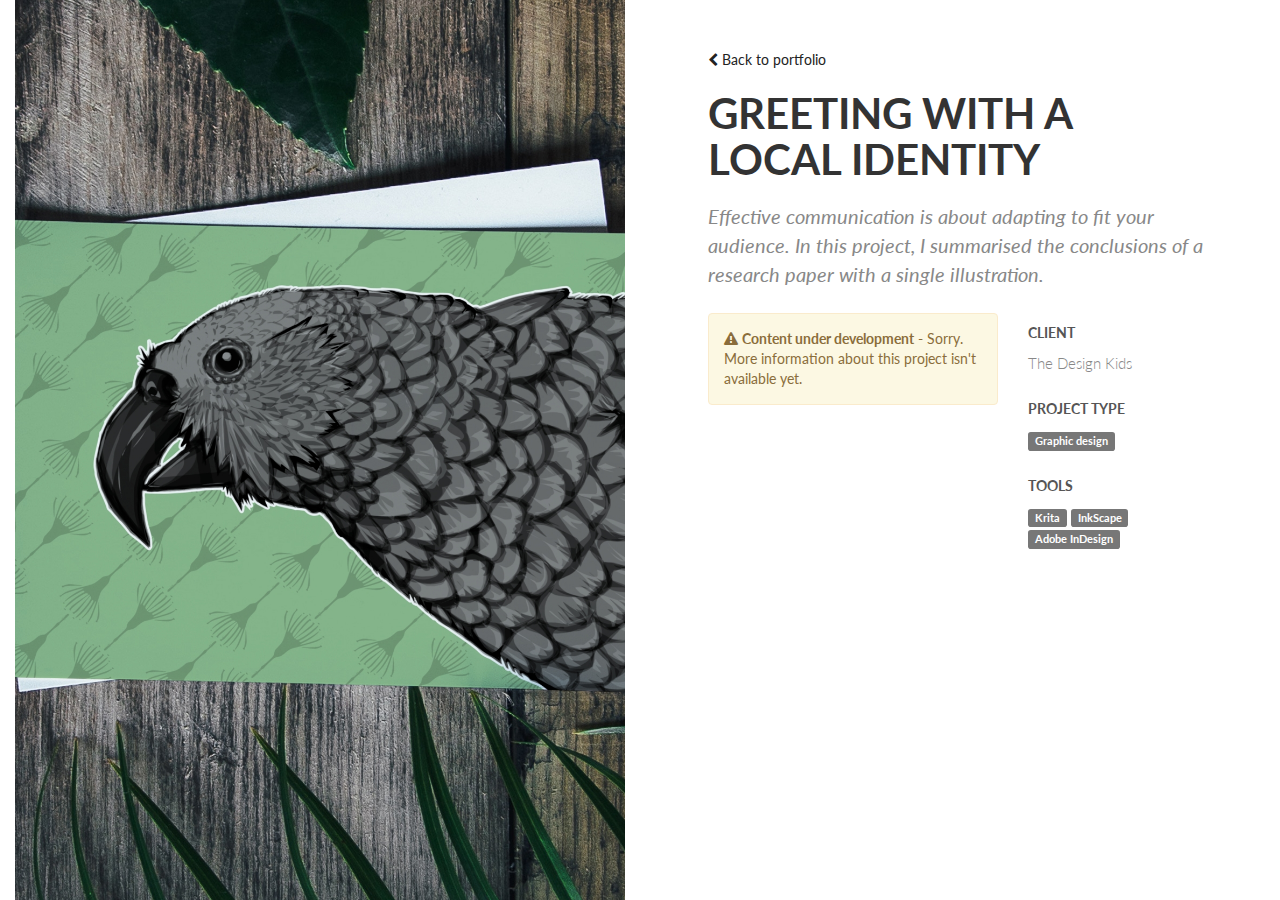
<file: pgs/the-design-kids.html>
<!DOCTYPE html>
<html lang="en">
<head>
  <!-- Metas -->
  <meta charset="utf-8">
  <meta name="description" content="Welcome to the digital works of Nishita Wojnar - aspiring UI & UX Designer.">
  <meta name="keywords" content="web design, ui, ux, web development, digital illustration, freelance, wellington, new zealand">
  <meta name="author" content="Nishita Wojnar">
  <meta name="viewport" content="width=device-width, initial-scale=1">
  <!-- Browser Tab -->
  <link rel="apple-touch-icon" sizes="180x180" href="../img/icons/apple-touch-icon.png">
  <link rel="icon" type="image/png" sizes="32x32" href="../img/icons/favicon-32x32.png">
  <link rel="icon" type="image/png" sizes="16x16" href="../img/icons/favicon-16x16.png">
  <link rel="manifest" href="../img/icons/site.webmanifest">
  <title>The Design Kids | Nishita Wojnar</title>
  <!-- Bootstrap -->
  <link rel="stylesheet" type="text/css"  href="../css/bootstrap.css">
  <link rel="stylesheet" type="text/css" href="../fonts/font-awesome/css/font-awesome.css">
  <!-- Styles -->
  <link rel="stylesheet" type="text/css"  href="../css/style.css">
  <link rel="stylesheet" type="text/css" href="../css/nivo-lightbox/nivo-lightbox.css">
  <link rel="stylesheet" type="text/css" href="../css/nivo-lightbox/default.css">
  <link href="https://fonts.googleapis.com/css?family=Lato:100,300,400,700,800,900" rel="stylesheet">
</head>
<body>
<!-- Case Study -->
<div id="case-study">
  <div class="container-fluid">
    <div class="row">
      <div class="col-sm-6 hidden-xs display-container">
        <img class="fit-cover" src="../img/portfolio/the-design-kids/case-cover.jpg" alt="This infographic was designed to summarise an ecological research paper about South African fiddler crabs.">
      </div>
      <div class="col-md-6 case-container">
        <div class="case-file">
          <div class="row">
            <div class="col-md-10 col-md-offset-1">
              <a href="../index.html#portfolio" id="top"><i class="fa fa-chevron-left"></i> Back to portfolio</a>
              <div class="case-heading text-box">
                <h2>Greeting with a local identity</h2>
                <p class="case-subtitle">Effective communication is about adapting to fit your audience. In this project, I summarised the conclusions of a research paper with a single illustration.</p>
              </div>
            </div>
          </div>
          <div class="row">
            <div class="col-md-6 col-md-offset-1">
              <div class="text-box">
                <!-- <h5>Problem</h5> -->
                <div class="alert alert-warning" role="alert"><i class="fa fa-warning"></i> <strong>Content under development</strong> - Sorry. More information about this project isn't available yet.</div>
              </div>
            </div>
            <div class="col-md-3">
              <div class="text-box">
                <h5>Client</h5>
                <p>The Design Kids</p>
              </div>
              <div class="text-box">
                <h5>Project type</h5>
                <p><a href="../index.html#portfolio" title="See more projects of this type"><span class="label label-default">Graphic design</span></a></p>
              </div>
              <div class="text-box">
                <h5>Tools</h5>
                <p><span class="label label-default">Krita</span> <span class="label label-default">InkScape</span> <span class="label label-default">Adobe InDesign</span></p>
              </div>
<!--               <div class="text-box">
                <h5>Project link</h5>
                <p><a href="https://www.facebook.com/media/set/?set=oa.2256089684636845&type=3" target="_new" title="Go to website" class="case-link">TDKtuesdays <i class="fa fa-chevron-right"></i></a></p>
              </div> -->
            </div>
<!--             <div class="col-md-10 col-md-offset-1">
              <div class="text-box">
              <h5>Approach</h5>
                <p>The main conclusion of Nasreen's research was that fiddler crabs are affected by <abbr title="non-living" class="initialism">abiotic</abbr> and <abbr title="living" class="initialism">biotic</abbr> factors. I decided on an infographic approach to summarise, but simplify, these two types of ecological factors. My goal was to show that they influence the crabs and to keep information overload to a minimum.</p>
                <p>To achieve this, I decided to omit the exact statistical details that would describe the degree to which the various factors impacted the crabs. I also opted for a mindmap format, which would let me visually relate the effect ecological components had on crab populations.</p>
              </div>
              <div class="img-container">
                <img src="../img/portfolio/illustrated-research/sketch.png" class="img-thumbnail" alt="Rough sketch." title="An initial sketch to test out ideas.">
                <img src="../img/portfolio/illustrated-research/omit.png" class="img-thumbnail" alt="Example of omitted details." title="Statistics can confuse, clutter and intimidate.">
              </div>
              <div class="text-box">
                <h5>Process</h5>
                <p>Liaising with Nasreen, I gathered several reference images representative of the fiddler crabs she studied. From there, I constructed a single fiddler crab outline and then created different 'skins' to overlay on top of my illustration.</p>
                <div class="img-container">
                  <img src="../img/portfolio/illustrated-research/skins.png" class="img-responsive" alt="Example of concept development" title="In the final design, only one of the species were used.">
                </div>
                <p>I assigned icons to the terminology used throughout the science article.</p>
                <div class="img-container">
                  <img src="../img/portfolio/illustrated-research/icons.png" class="img-responsive" alt="Example of icons and terminology." title="Icons were carefully chosen to describe their corresponding terminology.">
                </div>
                <p>To distinguish between abiotic and biotic factors, I developed a coloured graph key. I made sure that the colours were similar to each other to minimise visual distractions.</p>
                <div class="img-container">
                  <img src="../img/portfolio/illustrated-research/key.png" class="img-responsive" alt="Example of a graphical key." title="This graphical key uses colour to distinguish between categories.">
                </div>
                <p>When arranging the mindmap,  I made sure to contrast the icons and text against the background colour to maximise readability for social media and print.</p>
              </div>
              <div class="text-box">
                <h5>Outcome</h5>
                <p>Nasreen was delighted with the result, and the finished infographic featured on Instagram and in the science magazine <span class="publication"><a href="https://www.illustratedresearch.com/shop/yesterday-today-tomorrow-women-in-stem-zine" target="_new">Yesterday, Today, Tomorrow</a></span> as part of the <span class="publication">2019 Women in <abbr title="Science, technology, engineering, and mathematics" class="initialism">STEM</abbr></span> campaign.</p>
              </div>
              <div class="img-container">
                <img src="../img/portfolio/illustrated-research/outcome.png" class="img-responsive" alt="Illustrated Research: Volume 1, Issue 5." title="The infographic can be found in Volume 1, Issue 5 of Illustrated Research.">
              </div>
              <div class="case-closed">
                <a href="#top" title="Back to the top"><i class="fa fa-chevron-up"></i></a>
              </div>
            </div> -->
          </div>
        </div>
      </div>
    </div>
  </div>
</div>






<!-- <div id="footer">
  <div class="container">
    <p>&copy; Nishita Wojnar <span id="year"></span>.</p>
  </div>
</div> -->
<script src="../js/jquery.1.11.1.js"></script> 
<script src="../js/bootstrap.js"></script> 
<script src="../js/nivo-lightbox.js"></script> 
<script src="../js/jquery.isotope.js"></script> 
<script src="../js/jqBootstrapValidation.js"></script> 
<script src="../js/contact_me.js"></script> 
<script src="../js/main.js"></script>
<!-- <script type="text/javascript">
  new Date().getFullYear();
  document.getElementById("year").innerHTML = new Date().getFullYear();
</script> -->
</body>
</html>
</file>
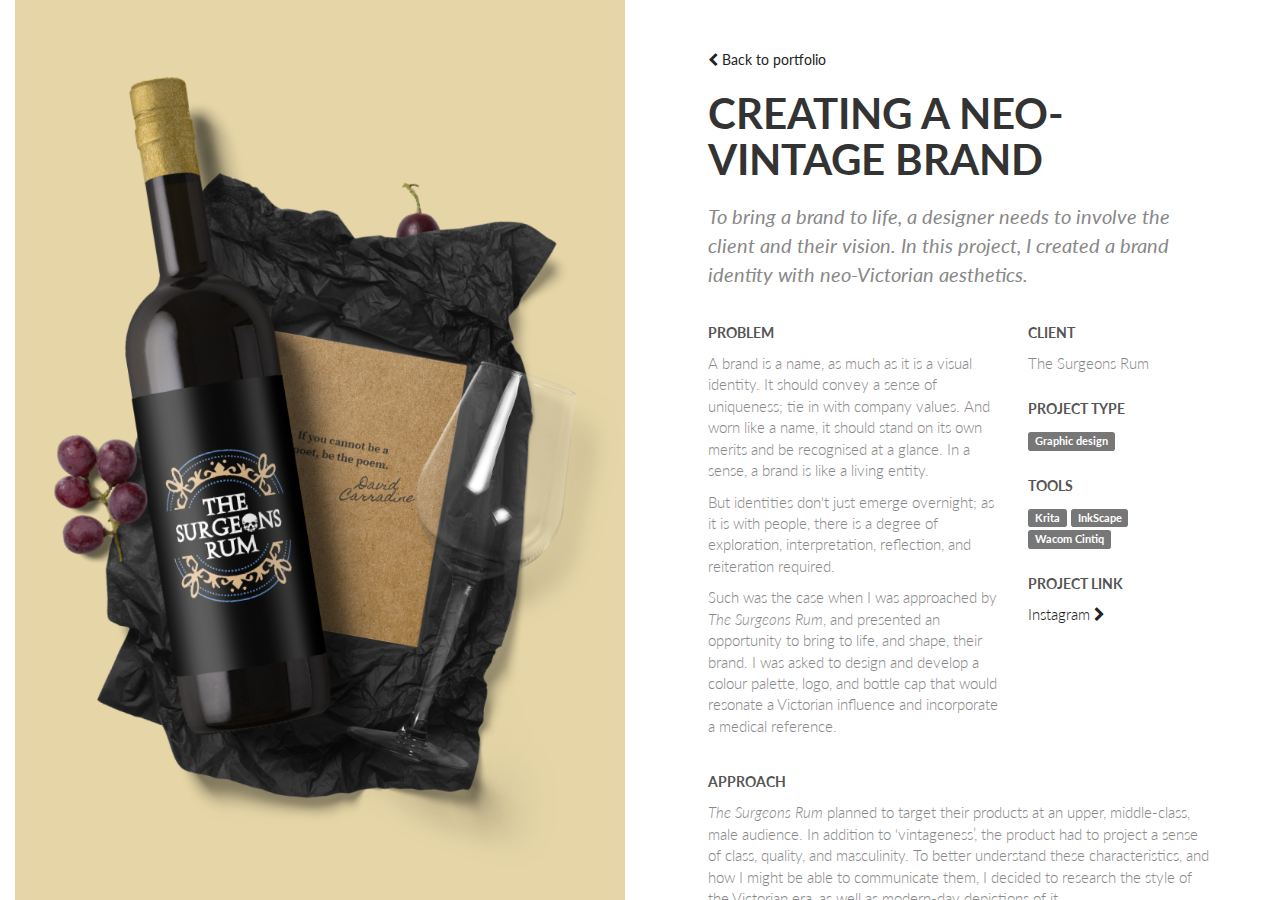
<file: pgs/the-surgeons-rum.html>
<!DOCTYPE html>
<html lang="en">
<head>
  <!-- Metas -->
  <meta charset="utf-8">
  <meta name="description" content="To bring a brand to life, a designer needs to involve the client and their vision.">
  <meta name="keywords" content="logo design, graphic design, digital illustration, Victorian style, branding">
  <meta name="author" content="Nishita Wojnar">
  <meta name="viewport" content="width=device-width, initial-scale=1">
  <!-- Browser Tab -->
  <link rel="apple-touch-icon" sizes="180x180" href="../img/icons/apple-touch-icon.png">
  <link rel="icon" type="image/png" sizes="32x32" href="../img/icons/favicon-32x32.png">
  <link rel="icon" type="image/png" sizes="16x16" href="../img/icons/favicon-16x16.png">
  <link rel="manifest" href="../img/icons/site.webmanifest">
  <title>The Surgeons Rum | Nishita Wojnar</title>
  <!-- Bootstrap -->
  <link rel="stylesheet" type="text/css"  href="../css/bootstrap.css">
  <link rel="stylesheet" type="text/css" href="../fonts/font-awesome/css/font-awesome.css">
  <!-- Styles -->
  <link rel="stylesheet" type="text/css"  href="../css/style.css">
  <link rel="stylesheet" type="text/css" href="../css/nivo-lightbox/nivo-lightbox.css">
  <link rel="stylesheet" type="text/css" href="../css/nivo-lightbox/default.css">
  <link href="https://fonts.googleapis.com/css?family=Lato:100,300,400,700,800,900" rel="stylesheet">
</head>
<body>
<!-- Case Study -->
<div id="case-study">
  <div class="container-fluid">
    <div class="row">
      <div class="col-sm-6 hidden-xs display-container">
        <img class="fit-cover" src="../img/portfolio/surgeons-rum/case-cover.png" alt="This infographic was designed to summarise an ecological research paper about South African fiddler crabs.">
      </div>
      <div class="col-md-6 case-container">
        <div class="case-file">
          <div class="row">
            <div class="col-md-10 col-md-offset-1">
              <a href="../index.html#portfolio" id="top"><i class="fa fa-chevron-left"></i> Back to portfolio</a>
              <div class="case-heading text-box">
                <h2>Creating a neo-vintage brand</h2>
                <p class="case-subtitle">To bring a brand to life, a designer needs to involve the client and their vision. In this project, I created a brand identity with neo-Victorian aesthetics.</p>
              </div>
            </div>
          </div>
          <div class="row">
            <div class="col-md-6 col-md-offset-1">
              <div class="text-box">
                <h5>Problem</h5>
                <p>A brand is a name, as much as it is a visual identity. It should convey a sense of uniqueness; tie in with company values. And worn like a name, it should stand on its own merits and be recognised at a glance. In a sense, a brand is like a living entity.</p>
                <p>But identities don't just emerge overnight; as it is with people, there is a degree of exploration, interpretation, reflection, and reiteration required.</p>
                <p>Such was the case when I was approached by <span class="company-name">The Surgeons Rum</span>, and presented an opportunity to bring to life, and shape, their brand. I was asked to design and develop a colour palette, logo, and bottle cap that would resonate a Victorian influence and incorporate a medical reference.</p>
              </div>
            </div>
            <div class="col-md-3">
              <div class="text-box">
                <h5>Client</h5>
                <p>The Surgeons Rum</p>
              </div>
              <div class="text-box">
                <h5>Project type</h5>
                <p><a href="../index.html#portfolio" title="See more projects of this type"><span class="label label-default">Graphic design</span></a></p>
              </div>
              <div class="text-box">
                <h5>Tools</h5>
                <p><span class="label label-default">Krita</span> <span class="label label-default">InkScape</span> <span class="label label-default">Wacom Cintiq</span></p>
              </div>
              <div class="text-box">
                <h5>Project link</h5>
                <p><a href="https://www.instagram.com/thesurgeonsrum/" target="_new" title="Go to website" class="case-link">Instagram <i class="fa fa-chevron-right"></i></a></p>
              </div>
            </div>
            <div class="col-md-10 col-md-offset-1">
              <div class="text-box">
              <h5>Approach</h5>
                <p><span class="company-name">The Surgeons Rum</span> planned to target their products at an upper, middle-class, male audience. In addition to &lsquo;vintageness&rsquo;, the product had to project a sense of class, quality, and masculinity. To better understand these characteristics, and how I might be able to communicate them, I decided to research the style of the Victorian era, as well as modern-day depictions of it.</p> 
                <p>To broaden my source of inspiration, I took into consideration men&rsquo;s clothing, medical tools, colours, bottle designs, seals, and labels from the 19th century.</p>
                <p>Once I had an idea of what made this period stylistically unique, I intended to emulate it across my designs. To ensure that I met the client&rsquo;s needs, I made sure to consider feedback and direction at the end of each design cycle.</p>
              </div>
              <div class="text-box">
                <h5>Process</h5>
                <p>The client and I explored different compositions, Victorian iconography, and embellishment styles. At the end of each reiterative process, the client&rsquo;s feedback influenced the direction and ideas I incorporated.</p> 
                <p>The final design emerged through combining 2D representations of a wax seal, human skull, and surgical scissors.</p>
                <div class="img-container">
                  <img src="../img/portfolio/surgeons-rum/development.png" class="img-responsive" alt="Design and development of the logo." title="The evolutionary tree that led to the final design.">
                </div>
                <p>I proposed using Stowe Open Face for the font because it gave the logo a sense of symmetry. Most of the other Victorian fonts that were considered drastically shifted the perception of this. The skull design also matched the character map dimensions very well.</p>
                <div class="img-container">
                  <img src="../img/portfolio/surgeons-rum/font.png" class="img-responsive" alt="Example of Stowe Open Face" title="A sample character map for Stowe Open Face.">
                </div>
                <p>Across my observations, I found that neo-Victorian aesthetics incorporated dark varieties of navy blue, white, black, and brown. This colour palette resonated with my client; the final colour scheme was a saturated derivative inspired by <abbr title="2010 TV Series" class="initialism">Sherlock</abbr>.</p>
                <div class="img-container">
                  <img src="../img/portfolio/surgeons-rum/inspiration.PNG" class="img-responsive" alt="Initial colour palette" title="An example of the neo-Victorian colour palette used in Sherlock.">
                </div>
                <p>The client and I explored different coloured renders of the logo and bottle cap. For the final design, the brand name and skull were emphasised through the use of contrast.</p>
              </div>
              <div class="text-box">
                <h5>Outcome</h5>
                <p>The client was pleased with the final design; it now represents the brand on social media and will feature on future packaging.</p>
                <div class="img-container">
                  <img src="../img/portfolio/surgeons-rum/outcome.png" class="img-responsive" alt="The final design." title="Completed design: Logo (left) and bottle cap (right).">
                </div>
              </div>
              <div class="case-closed">
                <a href="#top" title="Back to the top"><i class="fa fa-chevron-up"></i></a>
              </div>
            </div>
          </div>
        </div>
      </div>
    </div>
  </div>
</div>
<!-- Scripts -->
<script src="../js/jquery.1.11.1.js"></script> 
<script src="../js/bootstrap.js"></script> 
<script src="../js/nivo-lightbox.js"></script> 
<script src="../js/jquery.isotope.js"></script> 
<script src="../js/jqBootstrapValidation.js"></script> 
<script src="../js/contact_me.js"></script> 
<script src="../js/main.js"></script>
</body>
</html>
</file>
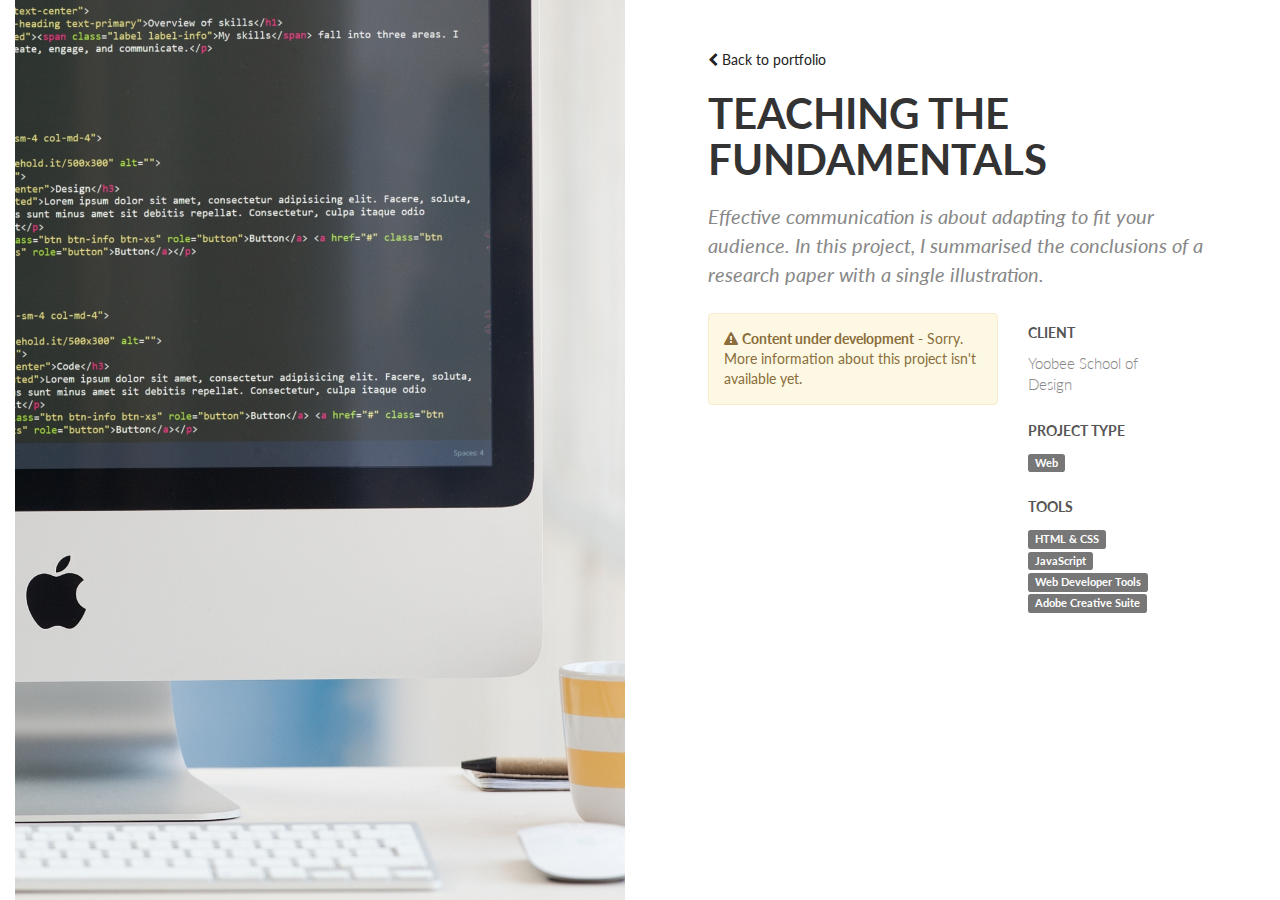
<file: pgs/yoobee.html>
<!DOCTYPE html>
<html lang="en">
<head>
  <!-- Metas -->
  <meta charset="utf-8">
  <meta name="description" content="Welcome to the digital works of Nishita Wojnar - aspiring UI & UX Designer.">
  <meta name="keywords" content="web design, ui, ux, web development, digital illustration, freelance, wellington, new zealand">
  <meta name="author" content="Nishita Wojnar">
  <meta name="viewport" content="width=device-width, initial-scale=1">
  <!-- Browser Tab -->
  <link rel="apple-touch-icon" sizes="180x180" href="../img/icons/apple-touch-icon.png">
  <link rel="icon" type="image/png" sizes="32x32" href="../img/icons/favicon-32x32.png">
  <link rel="icon" type="image/png" sizes="16x16" href="../img/icons/favicon-16x16.png">
  <link rel="manifest" href="../img/icons/site.webmanifest">
  <title>Yoobee School of Design | Nishita Wojnar</title>
  <!-- Bootstrap -->
  <link rel="stylesheet" type="text/css"  href="../css/bootstrap.css">
  <link rel="stylesheet" type="text/css" href="../fonts/font-awesome/css/font-awesome.css">
  <!-- Styles -->
  <link rel="stylesheet" type="text/css"  href="../css/style.css">
  <link rel="stylesheet" type="text/css" href="../css/nivo-lightbox/nivo-lightbox.css">
  <link rel="stylesheet" type="text/css" href="../css/nivo-lightbox/default.css">
  <link href="https://fonts.googleapis.com/css?family=Lato:100,300,400,700,800,900" rel="stylesheet">
</head>
<body>
<!-- Case Study -->
<div id="case-study">
  <div class="container-fluid">
    <div class="row">
      <div class="col-sm-6 hidden-xs display-container">
        <img class="fit-cover" src="../img/portfolio/yoobee/case-cover-1.jpg" alt="This infographic was designed to summarise an ecological research paper about South African fiddler crabs.">
      </div>
      <div class="col-md-6 case-container">
        <div class="case-file">
          <div class="row">
            <div class="col-md-10 col-md-offset-1">
              <a href="../index.html#portfolio" id="top"><i class="fa fa-chevron-left"></i> Back to portfolio</a>
              <div class="case-heading text-box">
                <h2>Teaching the fundamentals</h2>
                <p class="case-subtitle">Effective communication is about adapting to fit your audience. In this project, I summarised the conclusions of a research paper with a single illustration.</p>
              </div>
            </div>
          </div>
          <div class="row">
            <div class="col-md-6 col-md-offset-1">
              <div class="text-box">
                <!-- <h5>Problem</h5> -->
                <div class="alert alert-warning" role="alert"><i class="fa fa-warning"></i> <strong>Content under development</strong> - Sorry. More information about this project isn't available yet.</div>
              </div>
            </div>
            <div class="col-md-3">
              <div class="text-box">
                <h5>Client</h5>
                <p>Yoobee School of Design</p>
              </div>
              <div class="text-box">
                <h5>Project type</h5>
                <p><a href="../index.html#portfolio" title="See more projects of this type"><span class="label label-default">Web</span></a></p>
              </div>
              <div class="text-box">
                <h5>Tools</h5>
                <p><span class="label label-default">HTML &amp; CSS</span> <span class="label label-default">JavaScript</span> <span class="label label-default">Web Developer Tools</span> <span class="label label-default">Adobe Creative Suite</span></p>
              </div>
<!--               <div class="text-box">
                <h5>Project link</h5>
                <p><a href="https://www.illustratedresearch.com/" target="_new" title="Go to website" class="case-link">www.illustratedresearch.com <i class="fa fa-chevron-right"></i></a></p>
              </div> -->
            </div>
<!--             <div class="col-md-10 col-md-offset-1">
              <div class="text-box">
              <h5>Approach</h5>
                <p>The main conclusion of Nasreen's research was that fiddler crabs are affected by <abbr title="non-living" class="initialism">abiotic</abbr> and <abbr title="living" class="initialism">biotic</abbr> factors. I decided on an infographic approach to summarise, but simplify, these two types of ecological factors. My goal was to show that they influence the crabs and to keep information overload to a minimum.</p>
                <p>To achieve this, I decided to omit the exact statistical details that would describe the degree to which the various factors impacted the crabs. I also opted for a mindmap format, which would let me visually relate the effect ecological components had on crab populations.</p>
              </div>
              <div class="img-container">
                <img src="../img/portfolio/illustrated-research/sketch.png" class="img-thumbnail" alt="Rough sketch." title="An initial sketch to test out ideas.">
                <img src="../img/portfolio/illustrated-research/omit.png" class="img-thumbnail" alt="Example of omitted details." title="Statistics can confuse, clutter and intimidate.">
              </div>
              <div class="text-box">
                <h5>Process</h5>
                <p>Liaising with Nasreen, I gathered several reference images representative of the fiddler crabs she studied. From there, I constructed a single fiddler crab outline and then created different 'skins' to overlay on top of my illustration.</p>
                <div class="img-container">
                  <img src="../img/portfolio/illustrated-research/skins.png" class="img-responsive" alt="Example of concept development" title="In the final design, only one of the species were used.">
                </div>
                <p>I assigned icons to the terminology used throughout the science article.</p>
                <div class="img-container">
                  <img src="../img/portfolio/illustrated-research/icons.png" class="img-responsive" alt="Example of icons and terminology." title="Icons were carefully chosen to describe their corresponding terminology.">
                </div>
                <p>To distinguish between abiotic and biotic factors, I developed a coloured graph key. I made sure that the colours were similar to each other to minimise visual distractions.</p>
                <div class="img-container">
                  <img src="../img/portfolio/illustrated-research/key.png" class="img-responsive" alt="Example of a graphical key." title="This graphical key uses colour to distinguish between categories.">
                </div>
                <p>When arranging the mindmap,  I made sure to contrast the icons and text against the background colour to maximise readability for social media and print.</p>
              </div>
              <div class="text-box">
                <h5>Outcome</h5>
                <p>Nasreen was delighted with the result, and the finished infographic featured on Instagram and in the science magazine <span class="publication"><a href="https://www.illustratedresearch.com/shop/yesterday-today-tomorrow-women-in-stem-zine" target="_new">Yesterday, Today, Tomorrow</a></span> as part of the <span class="publication">2019 Women in <abbr title="Science, technology, engineering, and mathematics" class="initialism">STEM</abbr></span> campaign.</p>
              </div>
              <div class="img-container">
                <img src="../img/portfolio/illustrated-research/outcome.png" class="img-responsive" alt="Illustrated Research: Volume 1, Issue 5." title="The infographic can be found in Volume 1, Issue 5 of Illustrated Research.">
              </div>
              <div class="case-closed">
                <a href="#top" title="Back to the top"><i class="fa fa-chevron-up"></i></a>
              </div>
            </div> -->
          </div>
        </div>
      </div>
    </div>
  </div>
</div>






<!-- <div id="footer">
  <div class="container">
    <p>&copy; Nishita Wojnar <span id="year"></span>.</p>
  </div>
</div> -->
<script src="../js/jquery.1.11.1.js"></script> 
<script src="../js/bootstrap.js"></script> 
<script src="../js/nivo-lightbox.js"></script> 
<script src="../js/jquery.isotope.js"></script> 
<script src="../js/jqBootstrapValidation.js"></script> 
<script src="../js/contact_me.js"></script> 
<script src="../js/main.js"></script>
<!-- <script type="text/javascript">
  new Date().getFullYear();
  document.getElementById("year").innerHTML = new Date().getFullYear();
</script> -->
</body>
</html>
</file>
<file: css/style.css>
body, html {
	font-family: 'Lato', sans-serif;
	text-rendering: optimizeLegibility !important;
	-webkit-font-smoothing: antialiased !important;
	color: #555;
	font-weight: 400;
	width: 100% !important;
	height: 100% !important;
	/*scroll-behavior: smooth;*/
}
h1 {
	color: #fff;
	font-size: 64px;
	font-weight: 800;
	margin-top: 0;
	margin-bottom: 10px;
	text-shadow: 0px 1px 2px black;
}
h2 {
	margin: 0 0 20px 0;
	font-weight: 700;
	font-size: 42px;
	color: #333;
	text-transform: uppercase;
}
h3 {
	font-size: 18px;
	text-transform: uppercase;
	margin-bottom: 20px;
}
h4 {
	font-size: 14px;
	letter-spacing: 1px;
	margin-bottom: 20px;
	text-transform: uppercase;
}
h5 {
	text-transform: uppercase;
	font-weight: 700;
	line-height: 20px;
}
p {
	font-family: 'Lato', sans-serif;
	font-size: 15px;
	font-weight: 300;
	color: #888;
}
p.intro {
	margin: 12px 0 0;
	line-height: 24px;
}
a {
	color: #222;
}
a:hover, a:focus {
	text-decoration: none;
	color: #000;
}
ul, ol {
	list-style: none;
}
ul, ol {
	padding: 0;
	webkit-padding: 0;
	moz-padding: 0;
}
hr {
	height: 6px;
	width: 70px;
	position: relative;
	background: #444;
	margin-bottom: 20px;
	margin-left: 0;
	border: 0;
}
.btn:active, .btn.active {
	background-image: none;
	outline: 0;
	-webkit-box-shadow: none;
	box-shadow: none;
}
a:focus, .btn:focus, .btn:active:focus, .btn.active:focus, .btn.focus, .btn:active.focus, .btn.active.focus {
	outline: none;
	outline-offset: none;
}
.section-title {
	margin-bottom: 50px;
}
.btn-custom {
	font-family: 'Lato', sans-serif;
	text-transform: uppercase;
	color: #fff;
	background-color: #transparent;
	border: 1px solid #fff;
	padding: 14px 20px;
	margin: 0;
	font-size: 14px;
	border-radius: 0;
	margin-top: 20px;
	transition: all 0.5s;
	/*	Pulsing animation*/
	animation: shadow-pulse 1.5s infinite;
}
/* Pulsing animation for primary button*/
@keyframes shadow-pulse
{
  0% {
    box-shadow: 0 0 0 0px rgba(255, 255, 255, 0.2);
  }
  100% {
    box-shadow: 0 0 7px 25px rgba(255, 255, 255, 0);
  }
}
.btn-custom:hover, .btn-custom:focus, .btn-custom.focus, .btn-custom:active, .btn-custom.active {
	color: #000;
	background-color: #fff;
}
/* Header Section */
.intro {
	display: block;
	width: 100%;
	padding: 0;
	margin-bottom: 80px;
	background: url(../img/background/intro-cover.jpeg) no-repeat right top;
	background-color: #000;
	-webkit-background-size: cover;
	-moz-background-size: cover;
	background-size: cover;
	-o-background-size: cover;
}
.intro .fa {
/*	font-size: 94px;
	margin-bottom: 40px;*/
	color: #fff;
}
.intro h1{
	text-transform: uppercase;
}
.intro p {
	color: #888;
	margin: 10px 0 20px 0;
	font-size: 22px;
	text-shadow: 0px 0px 1px black;
}
/*header .intro-text {
	padding-top: 250px;
	padding-bottom: 200px;*/
}
/* Case Study section*/
#case-study h2{
	text-transform: none;
}
/* Portfolio Section */
#portfolio {
	padding: 40px 0 100px 0;
}
.categories {
	margin-bottom: 80px;
}
ul.cat li {
	display: inline-block;
}
ol.type li {
	display: inline-block;
	margin-right: 20px;
}
ol.type li a {
	font-family: 'Lato', sans-serif;
	color: #444;
	font-size: 14px;
	padding: 10px 20px;
	border: 1px solid #000;
	border-radius: 0;
	text-transform: uppercase;
}
ol.type li a.active {
	background: #444;
	color: #eee;
}
ol.type li a:hover {
	background: #444;
	color: #eee;
	transition: all 0.5s;
}
.isotope-item {
	z-index: 2
}
.isotope-hidden.isotope-item {
	z-index: 1
}
.isotope, .isotope .isotope-item {
	-webkit-transition-duration: 0.8s;
	-moz-transition-duration: 0.8s;
	transition-duration: 0.8s;
}
.isotope-item {
	margin-right: -1px;
	-webkit-backface-visibility: hidden;
	backface-visibility: hidden;
	padding: 0 10px;
}
.isotope {
	-webkit-backface-visibility: hidden;
	backface-visibility: hidden;
	-webkit-transition-property: height, width;
	-moz-transition-property: height, width;
	transition-property: height, width;
}
.isotope .isotope-item {
	-webkit-backface-visibility: hidden;
	backface-visibility: hidden;
	-webkit-transition-property: -webkit-transform, opacity;
	-moz-transition-property: -moz-transform, opacity;
	transition-property: transform, opacity;
}
.portfolio-item {
	margin: 10px 0;
	-webkit-transition: all 0.5s ease-out;
	-moz-transition: all 0.5s ease-out;
	-ms-transition: all 0.5s ease-out;
	-o-transition: all 0.5s ease-out;
	transition: all 0.5s ease-out;
}
.portfolio-item .hover-bg {
	overflow: hidden;
	position: relative;
}
.hover-bg .hover-text {
	position: absolute;
	text-align: center;
	margin: 0 auto;
	color: #fff;
	background: rgba(0, 0, 0, 1);
	height: 100%;
	width: 100%;
	opacity: 0;
	transition: all 0.5s;
}
.hover-bg .hover-text .overlay-caption {
	display: table;
	height: 100%;
	width: 100%;
}
.hover-bg .hover-text .overlay-caption .overlay-content {
	display: table-cell;
	vertical-align: middle;
}
.hover-bg:hover .hover-text {
	opacity: 1;
}
/* Case Study Section*/
#case-study{
	overflow: hidden;
}
.display-container{
	background-color:#fff; 
	height: 100%;
	overflow: hidden;
}
.fit-cover{
	height: 100vh; 
	width:100%; 
	object-fit: cover; 
	position: sticky;
}
.case-container{
	height: 100vh; 
	overflow-y: scroll;
	scroll-behavior: smooth;
}
.case-file{
	margin-top: 50px;
}
.case-heading{
	margin-top: 20px;
}
.case-subtitle{
	font-style: italic; 
	font-size: 20px; 
	font-weight: 400;
}
.text-box{
	margin-bottom: 25px;
}
.case-link{
	word-wrap: break-word;
}
.publication, .company-name{
	/*font-weight: bold;*/
	font-style: italic;
}
.img-container{
	margin-bottom: 25px;
}
.img-thumbnail{
	border: none;
	max-width: 45%;
	border-radius: 0px;
}
#case-study ul{
	font-family: 'Lato', sans-serif;
	font-size: 15px;
	font-weight: 300;
	color: #888;
	list-style: initial;
}
.case-closed{
	margin-bottom: 25px; 
	text-align: center;
}

/* Contact Section */
#contact {
	padding: 60px 0 60px 0;
	background: #262626;
}
#contact h2 {
	font-weight: 400;
	color: #777;
	margin: 60px 0;
}
#contact img {
	width: 140px;
	margin: 5px 30px 10px 0;
}
#contact p {
	color: #666;
	margin-bottom: 20px;
	line-height: 24px;
}
#contact .social {
	margin-top: 40px;
}
#contact .social ul li {
	display: inline-block;
	margin-right: 20px;
}
#contact .social i.fa {
	font-size: 26px;
	padding: 4px;
	color: #777;
	transition: all 0.3s;
}
#contact .social i.fa:hover {
	color: #eee;
}
#contact form {
	padding: 0;
}
#contact .text-danger {
	color: #cc0033;
	text-align: left;
}
label {
	font-size: 12px;
	font-weight: 400;
	float: left;
}
#contact .form-control {
	display: block;
	width: 100%;
	padding: 6px 12px;
	font-size: 15px;
	font-weight: 400;
	line-height: 1.42857143;
	color: #aaa;
	background-color: #444;
	background-image: none;
	border: 0;
	border-radius: 0;
	-webkit-box-shadow: none;
	box-shadow: none;
	-webkit-transition: none;
	-o-transition: none;
	transition: none;
}
#contact .form-control:focus {
	border-color: #999;
	outline: 0;
	-webkit-box-shadow: transparent;
	box-shadow: transparent;
}
.form-control::-webkit-input-placeholder {
color: #777;
}
.form-control:-moz-placeholder {
color: #777;
}
.form-control::-moz-placeholder {
color: #777;
}
.form-control:-ms-input-placeholder {
color: #777;
}
#contact .btn-default {
	font-weight: 400;
	color: #666;
	background-color: transparent;
	border: 2px solid #666;
	padding: 10px 20px;
	margin: 0;
	font-size: 15px;
	border-radius: 0;
	margin-top: 20px;
	text-transform: uppercase;
	transition: all 0.3s;
}
#contact .btn-default:hover, .btn-default:focus, .btn-default.focus, .btn-default:active, .btn-default.active {
	background-color: #666;
	color: #999;
}
/* Footer Section*/
#footer {
	background: #000;
	padding: 35px 0 20px 0;
}
#footer p {
	font-size: 15px;
	color: #888;
	text-align: center;
}

@media (max-width: 768px) {
  ol.type li {
    margin-bottom: 30px;
  }
  .wordy{
  	display: none;
  }
}

/* Display intro as full screen */
html, body {
    height: 100%;
    margin: 0;
    padding: 0;
}

#header {
    height: 100vh;
    width: 100%;
    color: #fff;
    text-align: center;
    position: relative;
}

.intro {
    height: 100%;
    display: table;
    width: 100%;
}

.overlay {
    height: 100%;
    display: table-cell;
    vertical-align: middle;
}

.intro-text {
    margin: 0 auto;
    display: inline-block;
    vertical-align: middle;
    text-align: center;
}
</file>
<file: css/nivo-lightbox/default.css>
/*
 * Nivo Lightbox Default Theme v1.0
 * http://dev7studios.com/nivo-lightbox
 *
 * Copyright 2013, Dev7studios
 * Free to use and abuse under the MIT license.
 * http://www.opensource.org/licenses/mit-license.php
 */
 
 .nivo-lightbox-theme-default * {
    -webkit-box-sizing: initial !important;
    -moz-box-sizing: initial !important;
    box-sizing: initial !important;
 }
.nivo-lightbox-theme-default.nivo-lightbox-overlay { 
	background: #666;
	background: rgba(0,0,0,0.6); 
}
.nivo-lightbox-theme-default .nivo-lightbox-content.nivo-lightbox-loading { background: url(loading.gif) no-repeat 50% 50%; }

.nivo-lightbox-theme-default .nivo-lightbox-nav {
	top: 10%;
	width: 8%;
	height: 80%;
	text-indent: -9999px;
	background-repeat: no-repeat;
	background-position: 50% 50%;
	opacity: 0.5;
}
.nivo-lightbox-theme-default .nivo-lightbox-nav:hover { 
	opacity: 1; 
	background-color: transparent;
}
.nivo-lightbox-theme-default .nivo-lightbox-prev { 
	background-image: url(prev.png); 
	border-radius: 0 3px 3px 0;
}
.nivo-lightbox-theme-default .nivo-lightbox-next { 
	background-image: url(next.png); 
	border-radius: 3px 0 0 3px;
}

.nivo-lightbox-theme-default .nivo-lightbox-close {
	display: block;
	background: url(close.png) no-repeat 5px 5px;
	width: 16px;
	height: 16px;
	text-indent: -9999px;
	padding: 5px;
	opacity: 0.5;
}
.nivo-lightbox-theme-default .nivo-lightbox-close:hover { opacity: 1; }

.nivo-lightbox-theme-default .nivo-lightbox-title-wrap { bottom: -7%; }
.nivo-lightbox-theme-default .nivo-lightbox-title {
	font: 14px/20px 'Helvetica Neue', Helvetica, Arial, sans-serif;
	font-style: normal;
	font-weight: normal;
	background: #000;
	color: #fff;
	padding: 7px 15px;
	border-radius: 30px;
}

.nivo-lightbox-theme-default .nivo-lightbox-image img {
	background: #fff;
	-webkit-box-shadow: 0px 1px 1px rgba(0,0,0,0.4);
	   -moz-box-shadow: 0px 1px 1px rgba(0,0,0,0.4);
	        box-shadow: 0px 1px 1px rgba(0,0,0,0.4);
}
.nivo-lightbox-theme-default .nivo-lightbox-ajax,
.nivo-lightbox-theme-default .nivo-lightbox-inline {
	background: #fff;
	padding: 40px;
	-webkit-box-shadow: 0px 1px 1px rgba(0,0,0,0.4);
	   -moz-box-shadow: 0px 1px 1px rgba(0,0,0,0.4);
	        box-shadow: 0px 1px 1px rgba(0,0,0,0.4);
}

@media (-webkit-min-device-pixel-ratio: 1.3),
       (-o-min-device-pixel-ratio: 2.6/2),
       (min--moz-device-pixel-ratio: 1.3),
       (min-device-pixel-ratio: 1.3),
       (min-resolution: 1.3dppx) {

	.nivo-lightbox-theme-default .nivo-lightbox-content.nivo-lightbox-loading { 
		background-image: url(loading@2x.gif); 
		background-size: 32px 32px;
	}
	.nivo-lightbox-theme-default .nivo-lightbox-prev { 
		background-image: url(prev@2x.png); 
		background-size: 48px 48px;
	}
	.nivo-lightbox-theme-default .nivo-lightbox-next { 
		background-image: url(next@2x.png); 
		background-size: 48px 48px;
	}
	.nivo-lightbox-theme-default .nivo-lightbox-close { 
		background-image: url(close@2x.png); 
		background-size: 16px 16px;
	}
	
}
</file>
